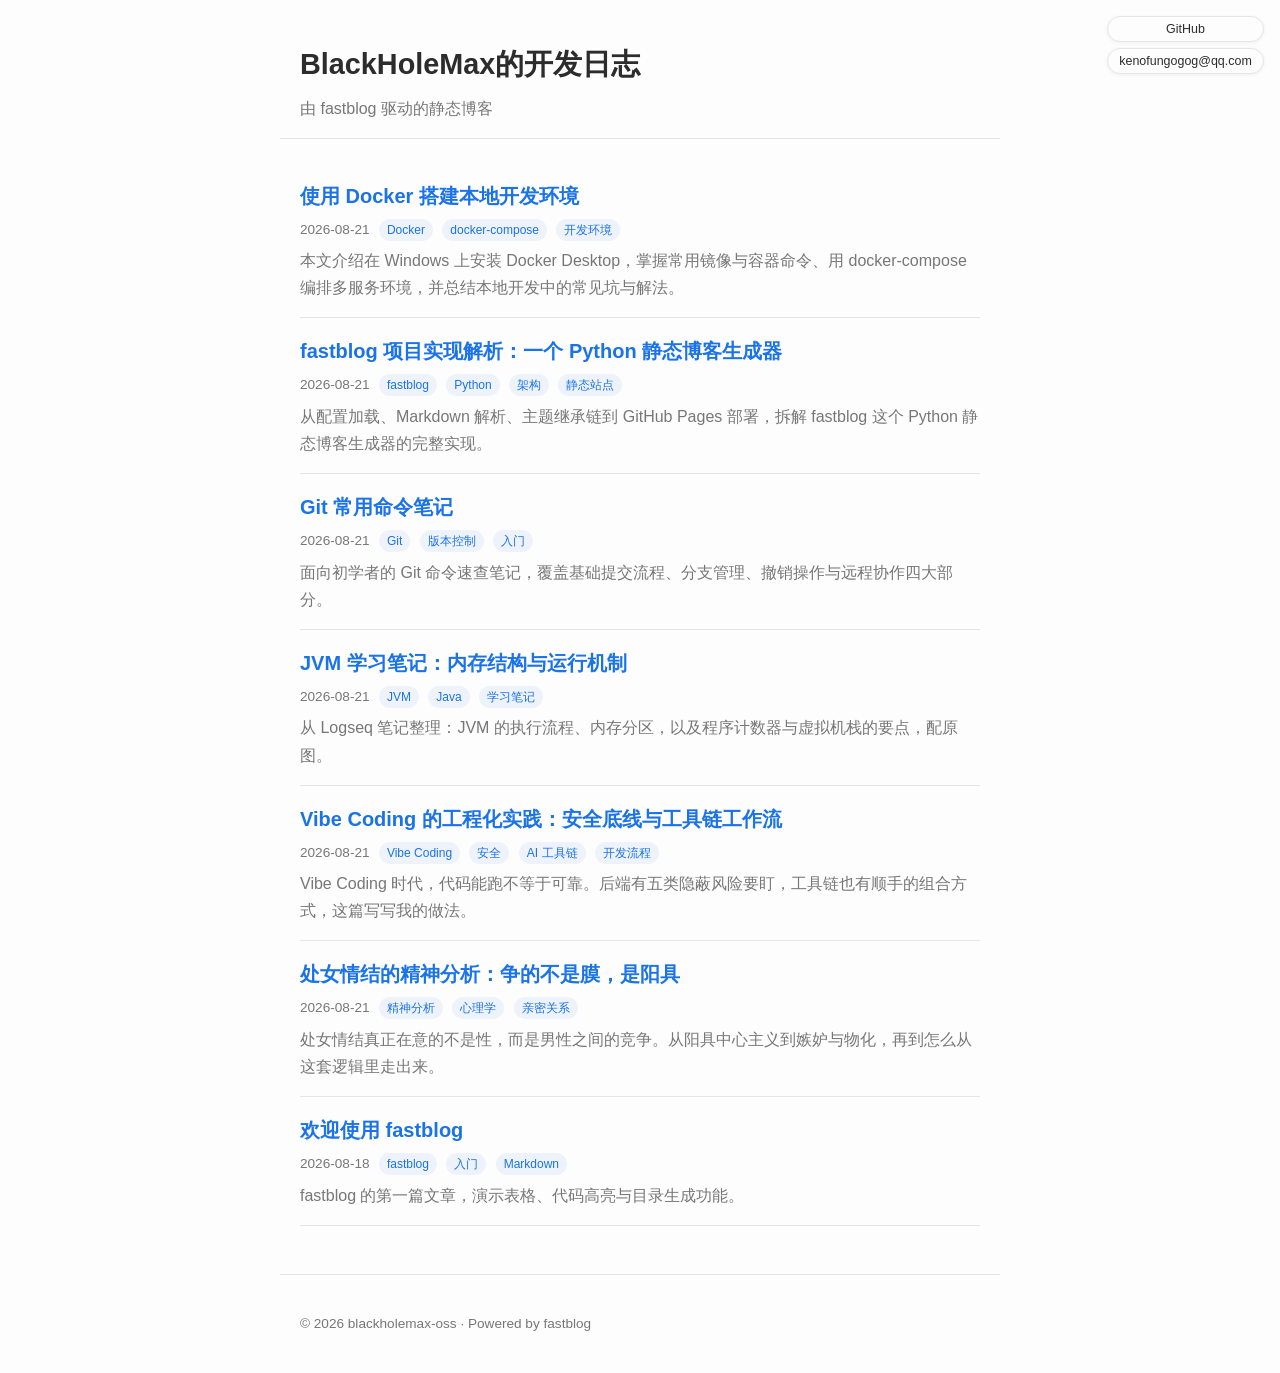
<file: index.html>
<!DOCTYPE html>
<html lang="zh-CN">
<head>
  <meta charset="utf-8">
  <meta name="viewport" content="width=device-width, initial-scale=1">
  <title>BlackHoleMax的开发日志 - 首页</title>
  <meta name="description" content="由 fastblog 驱动的静态博客">
  <link rel="stylesheet" href="/static/css/style.css">
</head>
<body>
  
<nav class="social-links social-links--top-right" aria-label="社交账号">
  <a class="social-link social-link--github" href="https://github.com/blackholemax-oss" target="_blank" rel="noopener noreferrer" aria-label="GitHub">
    <span class="social-link-text">GitHub</span>
  </a>
  <a class="social-link social-link--email" href="mailto:kenofungogog@qq.com" target="_blank" rel="noopener noreferrer" aria-label="kenofungogog@qq.com">
    <span class="social-link-text">kenofungogog@qq.com</span>
  </a>
</nav>

  <header class="site-header">
    <h1 class="site-title"><a href="/index.html">BlackHoleMax的开发日志</a></h1>
    <p class="site-description">由 fastblog 驱动的静态博客</p>
  </header>

  <main class="site-main">
    
<section class="post-list">
  
  <article class="post-item">
    <h2 class="post-item-title">
      <a href="/posts/docker-local-dev-env.html">使用 Docker 搭建本地开发环境</a>
    </h2>
    <p class="post-meta">
      2026-08-21
      
      <span class="tag">Docker</span>
      
      <span class="tag">docker-compose</span>
      
      <span class="tag">开发环境</span>
      
    </p>
    
    <p class="post-summary">本文介绍在 Windows 上安装 Docker Desktop，掌握常用镜像与容器命令、用 docker-compose 编排多服务环境，并总结本地开发中的常见坑与解法。</p>
    
  </article>
  
  <article class="post-item">
    <h2 class="post-item-title">
      <a href="/posts/fastblog-project-impl.html">fastblog 项目实现解析：一个 Python 静态博客生成器</a>
    </h2>
    <p class="post-meta">
      2026-08-21
      
      <span class="tag">fastblog</span>
      
      <span class="tag">Python</span>
      
      <span class="tag">架构</span>
      
      <span class="tag">静态站点</span>
      
    </p>
    
    <p class="post-summary">从配置加载、Markdown 解析、主题继承链到 GitHub Pages 部署，拆解 fastblog 这个 Python 静态博客生成器的完整实现。</p>
    
  </article>
  
  <article class="post-item">
    <h2 class="post-item-title">
      <a href="/posts/git-common-commands.html">Git 常用命令笔记</a>
    </h2>
    <p class="post-meta">
      2026-08-21
      
      <span class="tag">Git</span>
      
      <span class="tag">版本控制</span>
      
      <span class="tag">入门</span>
      
    </p>
    
    <p class="post-summary">面向初学者的 Git 命令速查笔记，覆盖基础提交流程、分支管理、撤销操作与远程协作四大部分。</p>
    
  </article>
  
  <article class="post-item">
    <h2 class="post-item-title">
      <a href="/posts/jvm-notes.html">JVM 学习笔记：内存结构与运行机制</a>
    </h2>
    <p class="post-meta">
      2026-08-21
      
      <span class="tag">JVM</span>
      
      <span class="tag">Java</span>
      
      <span class="tag">学习笔记</span>
      
    </p>
    
    <p class="post-summary">从 Logseq 笔记整理：JVM 的执行流程、内存分区，以及程序计数器与虚拟机栈的要点，配原图。</p>
    
  </article>
  
  <article class="post-item">
    <h2 class="post-item-title">
      <a href="/posts/vibe-coding-practices.html">Vibe Coding 的工程化实践：安全底线与工具链工作流</a>
    </h2>
    <p class="post-meta">
      2026-08-21
      
      <span class="tag">Vibe Coding</span>
      
      <span class="tag">安全</span>
      
      <span class="tag">AI 工具链</span>
      
      <span class="tag">开发流程</span>
      
    </p>
    
    <p class="post-summary">Vibe Coding 时代，代码能跑不等于可靠。后端有五类隐蔽风险要盯，工具链也有顺手的组合方式，这篇写写我的做法。</p>
    
  </article>
  
  <article class="post-item">
    <h2 class="post-item-title">
      <a href="/posts/virginity-complex-psychoanalysis.html">处女情结的精神分析：争的不是膜，是阳具</a>
    </h2>
    <p class="post-meta">
      2026-08-21
      
      <span class="tag">精神分析</span>
      
      <span class="tag">心理学</span>
      
      <span class="tag">亲密关系</span>
      
    </p>
    
    <p class="post-summary">处女情结真正在意的不是性，而是男性之间的竞争。从阳具中心主义到嫉妒与物化，再到怎么从这套逻辑里走出来。</p>
    
  </article>
  
  <article class="post-item">
    <h2 class="post-item-title">
      <a href="/posts/欢迎使用-fastblog.html">欢迎使用 fastblog</a>
    </h2>
    <p class="post-meta">
      2026-08-18
      
      <span class="tag">fastblog</span>
      
      <span class="tag">入门</span>
      
      <span class="tag">Markdown</span>
      
    </p>
    
    <p class="post-summary">fastblog 的第一篇文章，演示表格、代码高亮与目录生成功能。</p>
    
  </article>
  
</section>

  </main>

  <footer class="site-footer">
    
    <p>&copy; 2026 blackholemax-oss · Powered by fastblog</p>
  </footer>
</body>
</html>
</file>
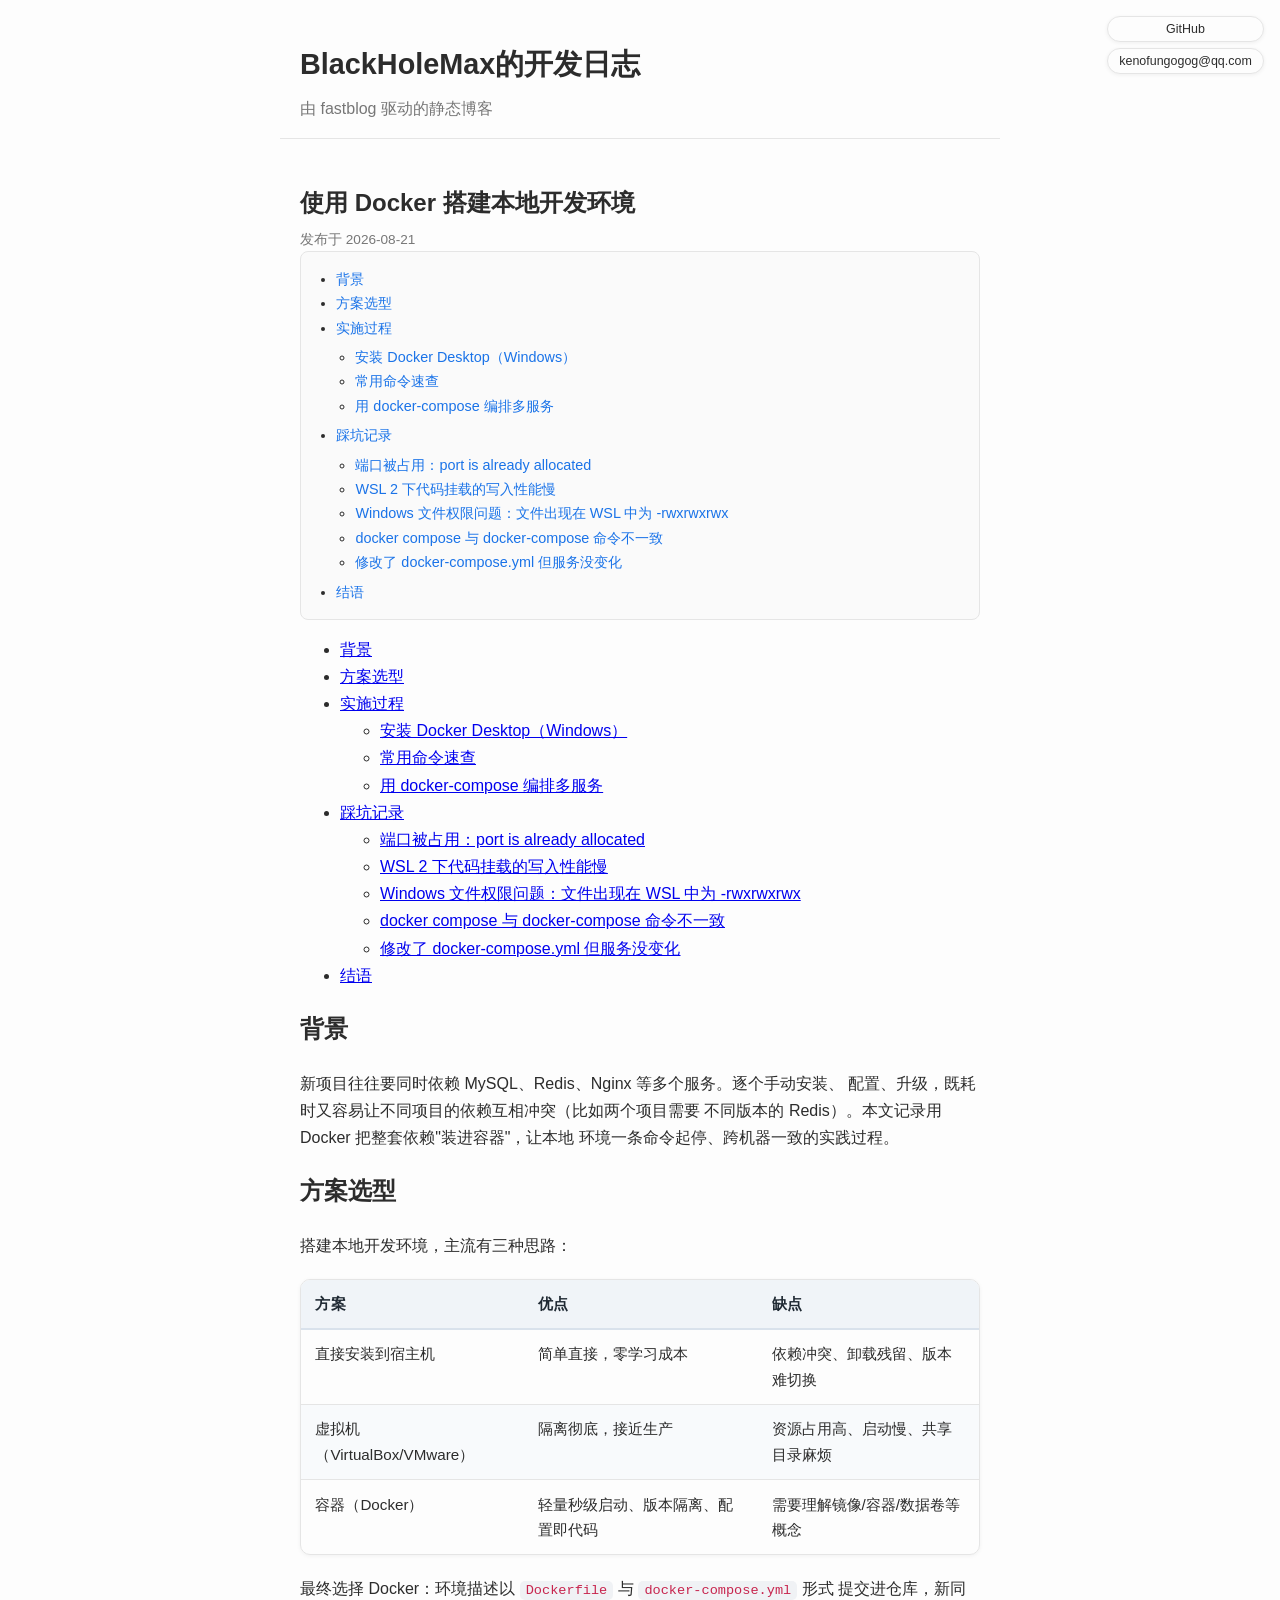
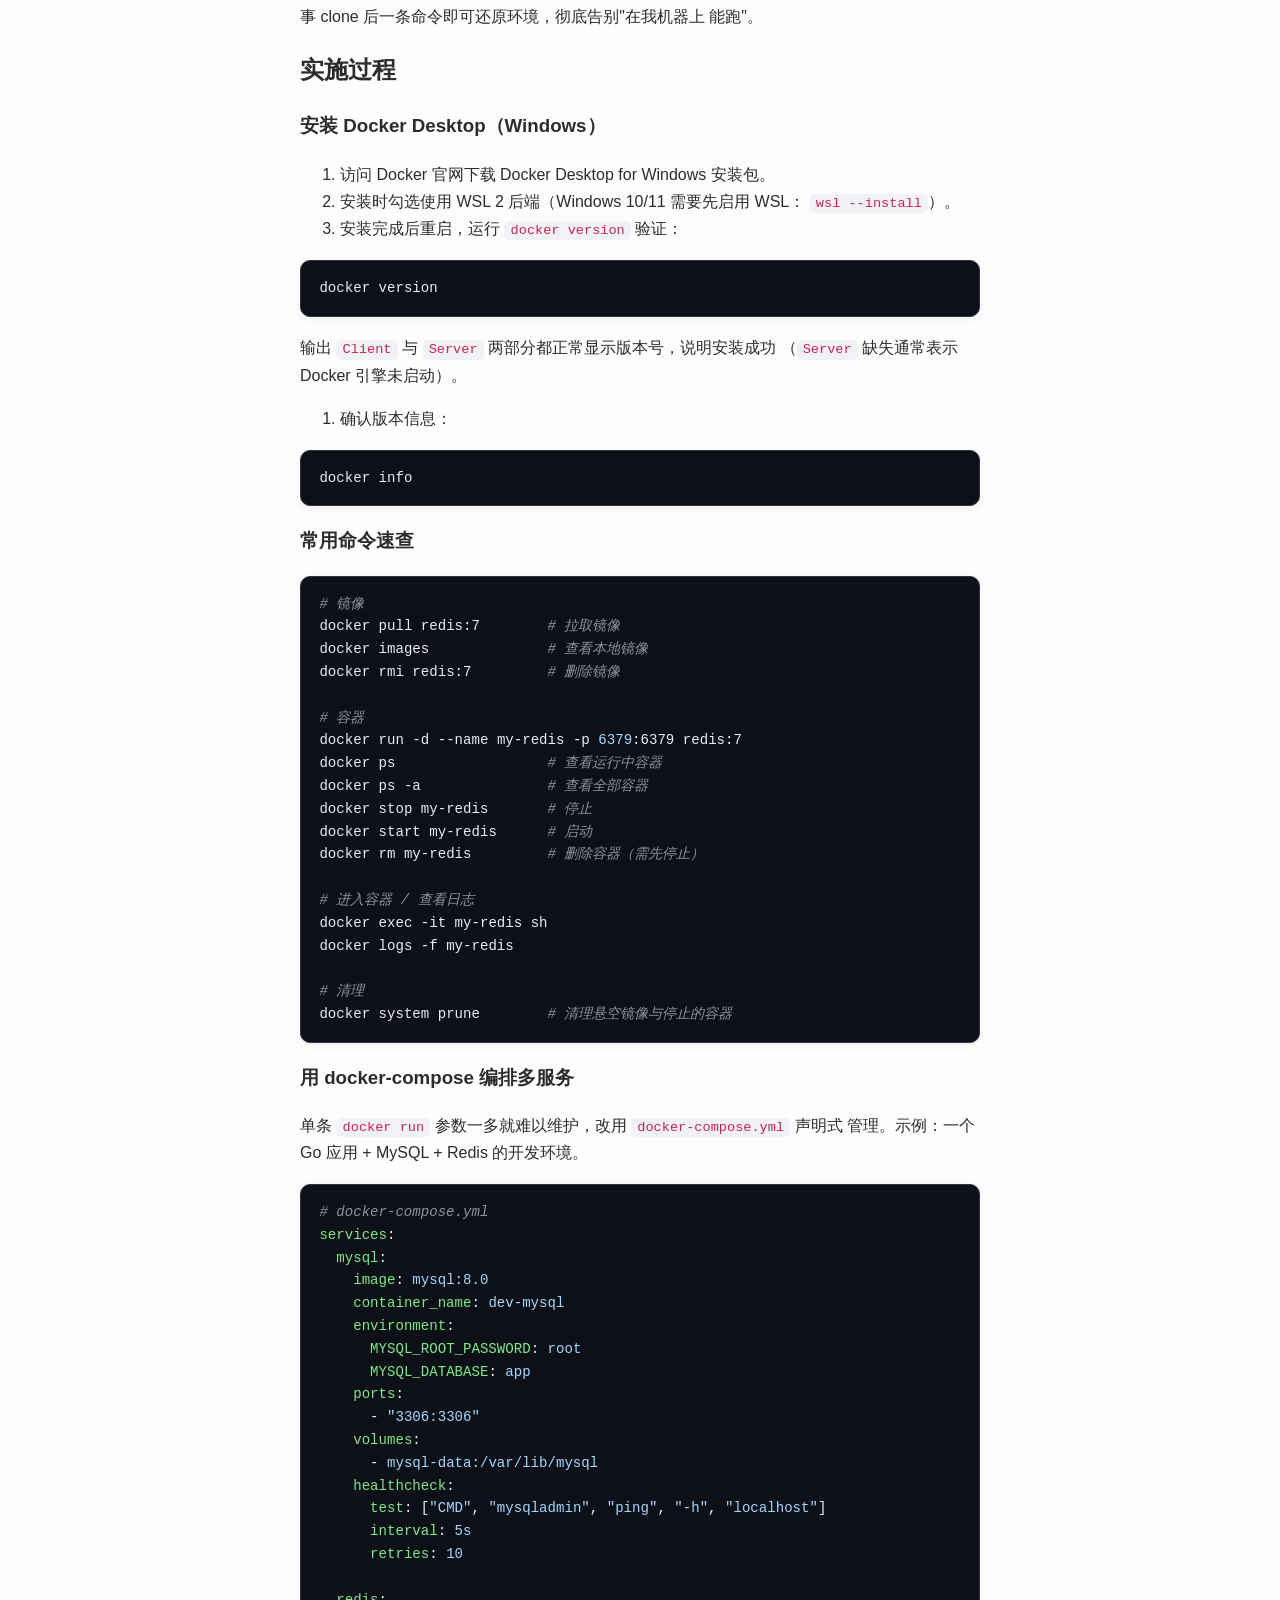
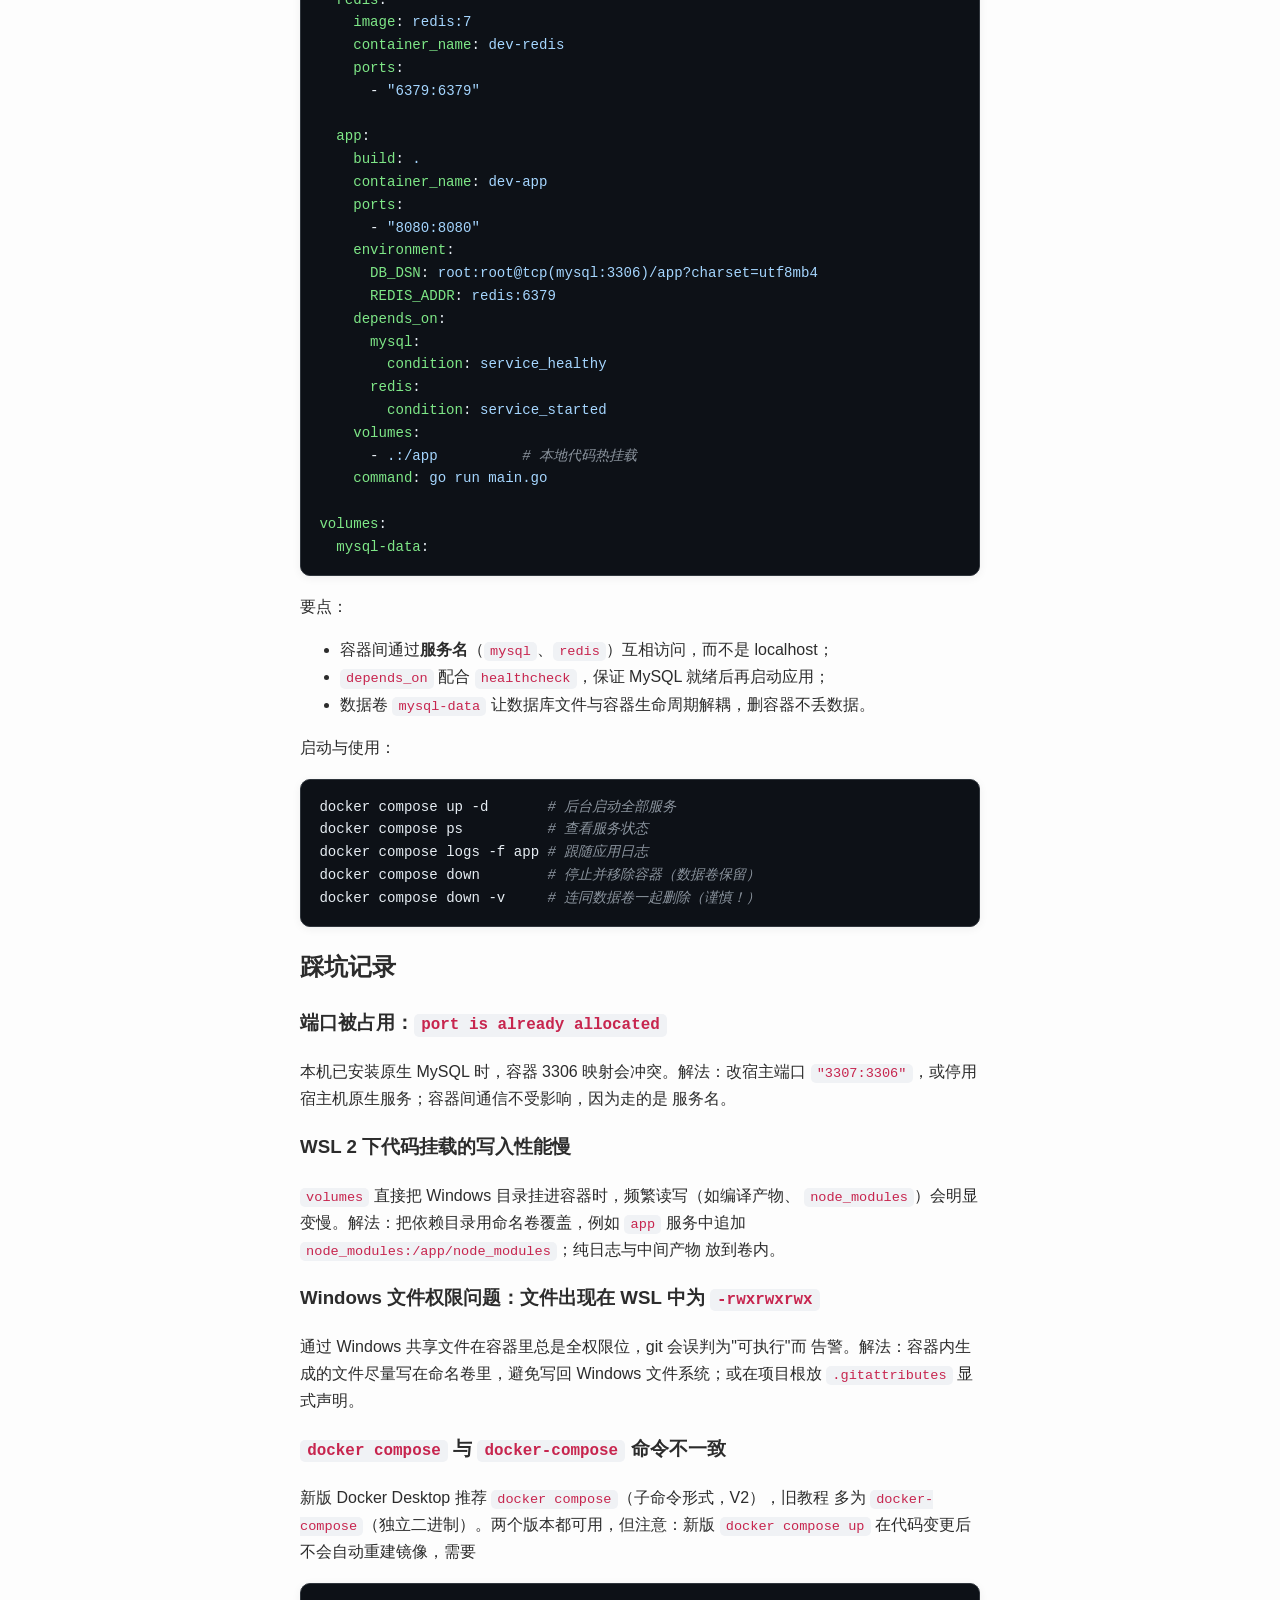
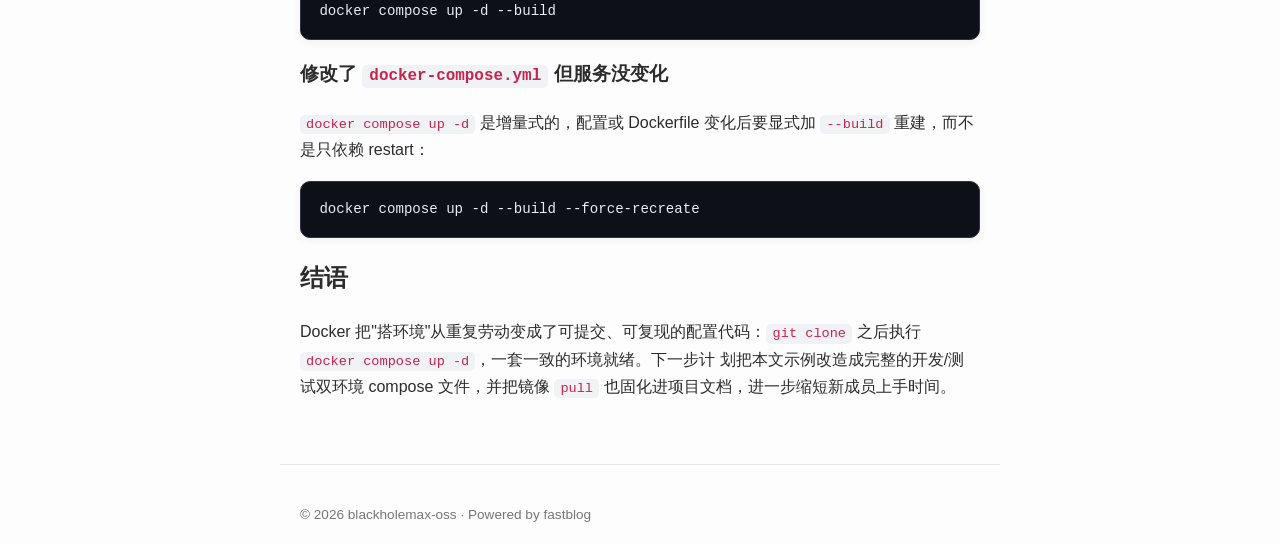
<file: posts/docker-local-dev-env.html>
<!DOCTYPE html>
<html lang="zh-CN">
<head>
  <meta charset="utf-8">
  <meta name="viewport" content="width=device-width, initial-scale=1">
  <title>使用 Docker 搭建本地开发环境 - BlackHoleMax的开发日志</title>
  <meta name="description" content="由 fastblog 驱动的静态博客">
  <link rel="stylesheet" href="/static/css/style.css">
</head>
<body>
  
<nav class="social-links social-links--top-right" aria-label="社交账号">
  <a class="social-link social-link--github" href="https://github.com/blackholemax-oss" target="_blank" rel="noopener noreferrer" aria-label="GitHub">
    <span class="social-link-text">GitHub</span>
  </a>
  <a class="social-link social-link--email" href="mailto:kenofungogog@qq.com" target="_blank" rel="noopener noreferrer" aria-label="kenofungogog@qq.com">
    <span class="social-link-text">kenofungogog@qq.com</span>
  </a>
</nav>

  <header class="site-header">
    <h1 class="site-title"><a href="/index.html">BlackHoleMax的开发日志</a></h1>
    <p class="site-description">由 fastblog 驱动的静态博客</p>
  </header>

  <main class="site-main">
    
<article class="post">
  <h1 class="post-title">使用 Docker 搭建本地开发环境</h1>
  <p class="post-meta">发布于 2026-08-21</p>
  
  <nav class="post-toc"><div class="toc">
<ul>
<li><a href="#_1">背景</a></li>
<li><a href="#_2">方案选型</a></li>
<li><a href="#_3">实施过程</a><ul>
<li><a href="#docker-desktopwindows">安装 Docker Desktop（Windows）</a></li>
<li><a href="#_4">常用命令速查</a></li>
<li><a href="#docker-compose">用 docker-compose 编排多服务</a></li>
</ul>
</li>
<li><a href="#_5">踩坑记录</a><ul>
<li><a href="#port-is-already-allocated">端口被占用：port is already allocated</a></li>
<li><a href="#wsl-2">WSL 2 下代码挂载的写入性能慢</a></li>
<li><a href="#windows-wsl-rwxrwxrwx">Windows 文件权限问题：文件出现在 WSL 中为 -rwxrwxrwx</a></li>
<li><a href="#docker-compose-docker-compose">docker compose 与 docker-compose 命令不一致</a></li>
<li><a href="#docker-composeyml">修改了 docker-compose.yml 但服务没变化</a></li>
</ul>
</li>
<li><a href="#_6">结语</a></li>
</ul>
</div>
</nav>
  
  <div class="post-content">
    <div class="toc">
<ul>
<li><a href="#_1">背景</a></li>
<li><a href="#_2">方案选型</a></li>
<li><a href="#_3">实施过程</a><ul>
<li><a href="#docker-desktopwindows">安装 Docker Desktop（Windows）</a></li>
<li><a href="#_4">常用命令速查</a></li>
<li><a href="#docker-compose">用 docker-compose 编排多服务</a></li>
</ul>
</li>
<li><a href="#_5">踩坑记录</a><ul>
<li><a href="#port-is-already-allocated">端口被占用：port is already allocated</a></li>
<li><a href="#wsl-2">WSL 2 下代码挂载的写入性能慢</a></li>
<li><a href="#windows-wsl-rwxrwxrwx">Windows 文件权限问题：文件出现在 WSL 中为 -rwxrwxrwx</a></li>
<li><a href="#docker-compose-docker-compose">docker compose 与 docker-compose 命令不一致</a></li>
<li><a href="#docker-composeyml">修改了 docker-compose.yml 但服务没变化</a></li>
</ul>
</li>
<li><a href="#_6">结语</a></li>
</ul>
</div>
<h2 id="_1">背景</h2>
<p>新项目往往要同时依赖 MySQL、Redis、Nginx 等多个服务。逐个手动安装、
配置、升级，既耗时又容易让不同项目的依赖互相冲突（比如两个项目需要
不同版本的 Redis）。本文记录用 Docker 把整套依赖"装进容器"，让本地
环境一条命令起停、跨机器一致的实践过程。</p>
<h2 id="_2">方案选型</h2>
<p>搭建本地开发环境，主流有三种思路：</p>
<table>
<thead>
<tr>
<th>方案</th>
<th>优点</th>
<th>缺点</th>
</tr>
</thead>
<tbody>
<tr>
<td>直接安装到宿主机</td>
<td>简单直接，零学习成本</td>
<td>依赖冲突、卸载残留、版本难切换</td>
</tr>
<tr>
<td>虚拟机（VirtualBox/VMware）</td>
<td>隔离彻底，接近生产</td>
<td>资源占用高、启动慢、共享目录麻烦</td>
</tr>
<tr>
<td>容器（Docker）</td>
<td>轻量秒级启动、版本隔离、配置即代码</td>
<td>需要理解镜像/容器/数据卷等概念</td>
</tr>
</tbody>
</table>
<p>最终选择 Docker：环境描述以 <code>Dockerfile</code> 与 <code>docker-compose.yml</code> 形式
提交进仓库，新同事 clone 后一条命令即可还原环境，彻底告别"在我机器上
能跑"。</p>
<h2 id="_3">实施过程</h2>
<h3 id="docker-desktopwindows">安装 Docker Desktop（Windows）</h3>
<ol>
<li>访问 Docker 官网下载 Docker Desktop for Windows 安装包。</li>
<li>安装时勾选使用 WSL 2 后端（Windows 10/11 需要先启用 WSL：
   <code>wsl --install</code>）。</li>
<li>安装完成后重启，运行 <code>docker version</code> 验证：</li>
</ol>
<div class="highlight"><pre><span></span><code><span class="n">docker</span> <span class="n">version</span>
</code></pre></div>

<p>输出 <code>Client</code> 与 <code>Server</code> 两部分都正常显示版本号，说明安装成功
（<code>Server</code> 缺失通常表示 Docker 引擎未启动）。</p>
<ol>
<li>确认版本信息：</li>
</ol>
<div class="highlight"><pre><span></span><code>docker<span class="w"> </span>info
</code></pre></div>

<h3 id="_4">常用命令速查</h3>
<div class="highlight"><pre><span></span><code><span class="c1"># 镜像</span>
docker<span class="w"> </span>pull<span class="w"> </span>redis:7<span class="w">        </span><span class="c1"># 拉取镜像</span>
docker<span class="w"> </span>images<span class="w">              </span><span class="c1"># 查看本地镜像</span>
docker<span class="w"> </span>rmi<span class="w"> </span>redis:7<span class="w">         </span><span class="c1"># 删除镜像</span>

<span class="c1"># 容器</span>
docker<span class="w"> </span>run<span class="w"> </span>-d<span class="w"> </span>--name<span class="w"> </span>my-redis<span class="w"> </span>-p<span class="w"> </span><span class="m">6379</span>:6379<span class="w"> </span>redis:7
docker<span class="w"> </span>ps<span class="w">                  </span><span class="c1"># 查看运行中容器</span>
docker<span class="w"> </span>ps<span class="w"> </span>-a<span class="w">               </span><span class="c1"># 查看全部容器</span>
docker<span class="w"> </span>stop<span class="w"> </span>my-redis<span class="w">       </span><span class="c1"># 停止</span>
docker<span class="w"> </span>start<span class="w"> </span>my-redis<span class="w">      </span><span class="c1"># 启动</span>
docker<span class="w"> </span>rm<span class="w"> </span>my-redis<span class="w">         </span><span class="c1"># 删除容器（需先停止）</span>

<span class="c1"># 进入容器 / 查看日志</span>
docker<span class="w"> </span><span class="nb">exec</span><span class="w"> </span>-it<span class="w"> </span>my-redis<span class="w"> </span>sh
docker<span class="w"> </span>logs<span class="w"> </span>-f<span class="w"> </span>my-redis

<span class="c1"># 清理</span>
docker<span class="w"> </span>system<span class="w"> </span>prune<span class="w">        </span><span class="c1"># 清理悬空镜像与停止的容器</span>
</code></pre></div>

<h3 id="docker-compose">用 docker-compose 编排多服务</h3>
<p>单条 <code>docker run</code> 参数一多就难以维护，改用 <code>docker-compose.yml</code> 声明式
管理。示例：一个 Go 应用 + MySQL + Redis 的开发环境。</p>
<div class="highlight"><pre><span></span><code><span class="c1"># docker-compose.yml</span>
<span class="nt">services</span><span class="p">:</span>
<span class="w">  </span><span class="nt">mysql</span><span class="p">:</span>
<span class="w">    </span><span class="nt">image</span><span class="p">:</span><span class="w"> </span><span class="l l-Scalar l-Scalar-Plain">mysql:8.0</span>
<span class="w">    </span><span class="nt">container_name</span><span class="p">:</span><span class="w"> </span><span class="l l-Scalar l-Scalar-Plain">dev-mysql</span>
<span class="w">    </span><span class="nt">environment</span><span class="p">:</span>
<span class="w">      </span><span class="nt">MYSQL_ROOT_PASSWORD</span><span class="p">:</span><span class="w"> </span><span class="l l-Scalar l-Scalar-Plain">root</span>
<span class="w">      </span><span class="nt">MYSQL_DATABASE</span><span class="p">:</span><span class="w"> </span><span class="l l-Scalar l-Scalar-Plain">app</span>
<span class="w">    </span><span class="nt">ports</span><span class="p">:</span>
<span class="w">      </span><span class="p p-Indicator">-</span><span class="w"> </span><span class="s">"3306:3306"</span>
<span class="w">    </span><span class="nt">volumes</span><span class="p">:</span>
<span class="w">      </span><span class="p p-Indicator">-</span><span class="w"> </span><span class="l l-Scalar l-Scalar-Plain">mysql-data:/var/lib/mysql</span>
<span class="w">    </span><span class="nt">healthcheck</span><span class="p">:</span>
<span class="w">      </span><span class="nt">test</span><span class="p">:</span><span class="w"> </span><span class="p p-Indicator">[</span><span class="s">"CMD"</span><span class="p p-Indicator">,</span><span class="w"> </span><span class="s">"mysqladmin"</span><span class="p p-Indicator">,</span><span class="w"> </span><span class="s">"ping"</span><span class="p p-Indicator">,</span><span class="w"> </span><span class="s">"-h"</span><span class="p p-Indicator">,</span><span class="w"> </span><span class="s">"localhost"</span><span class="p p-Indicator">]</span>
<span class="w">      </span><span class="nt">interval</span><span class="p">:</span><span class="w"> </span><span class="l l-Scalar l-Scalar-Plain">5s</span>
<span class="w">      </span><span class="nt">retries</span><span class="p">:</span><span class="w"> </span><span class="l l-Scalar l-Scalar-Plain">10</span>

<span class="w">  </span><span class="nt">redis</span><span class="p">:</span>
<span class="w">    </span><span class="nt">image</span><span class="p">:</span><span class="w"> </span><span class="l l-Scalar l-Scalar-Plain">redis:7</span>
<span class="w">    </span><span class="nt">container_name</span><span class="p">:</span><span class="w"> </span><span class="l l-Scalar l-Scalar-Plain">dev-redis</span>
<span class="w">    </span><span class="nt">ports</span><span class="p">:</span>
<span class="w">      </span><span class="p p-Indicator">-</span><span class="w"> </span><span class="s">"6379:6379"</span>

<span class="w">  </span><span class="nt">app</span><span class="p">:</span>
<span class="w">    </span><span class="nt">build</span><span class="p">:</span><span class="w"> </span><span class="l l-Scalar l-Scalar-Plain">.</span>
<span class="w">    </span><span class="nt">container_name</span><span class="p">:</span><span class="w"> </span><span class="l l-Scalar l-Scalar-Plain">dev-app</span>
<span class="w">    </span><span class="nt">ports</span><span class="p">:</span>
<span class="w">      </span><span class="p p-Indicator">-</span><span class="w"> </span><span class="s">"8080:8080"</span>
<span class="w">    </span><span class="nt">environment</span><span class="p">:</span>
<span class="w">      </span><span class="nt">DB_DSN</span><span class="p">:</span><span class="w"> </span><span class="l l-Scalar l-Scalar-Plain">root:root@tcp(mysql:3306)/app?charset=utf8mb4</span>
<span class="w">      </span><span class="nt">REDIS_ADDR</span><span class="p">:</span><span class="w"> </span><span class="l l-Scalar l-Scalar-Plain">redis:6379</span>
<span class="w">    </span><span class="nt">depends_on</span><span class="p">:</span>
<span class="w">      </span><span class="nt">mysql</span><span class="p">:</span>
<span class="w">        </span><span class="nt">condition</span><span class="p">:</span><span class="w"> </span><span class="l l-Scalar l-Scalar-Plain">service_healthy</span>
<span class="w">      </span><span class="nt">redis</span><span class="p">:</span>
<span class="w">        </span><span class="nt">condition</span><span class="p">:</span><span class="w"> </span><span class="l l-Scalar l-Scalar-Plain">service_started</span>
<span class="w">    </span><span class="nt">volumes</span><span class="p">:</span>
<span class="w">      </span><span class="p p-Indicator">-</span><span class="w"> </span><span class="l l-Scalar l-Scalar-Plain">.:/app</span><span class="w">          </span><span class="c1"># 本地代码热挂载</span>
<span class="w">    </span><span class="nt">command</span><span class="p">:</span><span class="w"> </span><span class="l l-Scalar l-Scalar-Plain">go run main.go</span>

<span class="nt">volumes</span><span class="p">:</span>
<span class="w">  </span><span class="nt">mysql-data</span><span class="p">:</span>
</code></pre></div>

<p>要点：</p>
<ul>
<li>容器间通过<strong>服务名</strong>（<code>mysql</code>、<code>redis</code>）互相访问，而不是 localhost；</li>
<li><code>depends_on</code> 配合 <code>healthcheck</code>，保证 MySQL 就绪后再启动应用；</li>
<li>数据卷 <code>mysql-data</code> 让数据库文件与容器生命周期解耦，删容器不丢数据。</li>
</ul>
<p>启动与使用：</p>
<div class="highlight"><pre><span></span><code>docker<span class="w"> </span>compose<span class="w"> </span>up<span class="w"> </span>-d<span class="w">       </span><span class="c1"># 后台启动全部服务</span>
docker<span class="w"> </span>compose<span class="w"> </span>ps<span class="w">          </span><span class="c1"># 查看服务状态</span>
docker<span class="w"> </span>compose<span class="w"> </span>logs<span class="w"> </span>-f<span class="w"> </span>app<span class="w"> </span><span class="c1"># 跟随应用日志</span>
docker<span class="w"> </span>compose<span class="w"> </span>down<span class="w">        </span><span class="c1"># 停止并移除容器（数据卷保留）</span>
docker<span class="w"> </span>compose<span class="w"> </span>down<span class="w"> </span>-v<span class="w">     </span><span class="c1"># 连同数据卷一起删除（谨慎！）</span>
</code></pre></div>

<h2 id="_5">踩坑记录</h2>
<h3 id="port-is-already-allocated">端口被占用：<code>port is already allocated</code></h3>
<p>本机已安装原生 MySQL 时，容器 3306 映射会冲突。解法：改宿主端口
<code>"3307:3306"</code>，或停用宿主机原生服务；容器间通信不受影响，因为走的是
服务名。</p>
<h3 id="wsl-2">WSL 2 下代码挂载的写入性能慢</h3>
<p><code>volumes</code> 直接把 Windows 目录挂进容器时，频繁读写（如编译产物、
<code>node_modules</code>）会明显变慢。解法：把依赖目录用命名卷覆盖，例如
<code>app</code> 服务中追加 <code>node_modules:/app/node_modules</code>；纯日志与中间产物
放到卷内。</p>
<h3 id="windows-wsl-rwxrwxrwx">Windows 文件权限问题：文件出现在 WSL 中为 <code>-rwxrwxrwx</code></h3>
<p>通过 Windows 共享文件在容器里总是全权限位，git 会误判为"可执行"而
告警。解法：容器内生成的文件尽量写在命名卷里，避免写回 Windows
文件系统；或在项目根放 <code>.gitattributes</code> 显式声明。</p>
<h3 id="docker-compose-docker-compose"><code>docker compose</code> 与 <code>docker-compose</code> 命令不一致</h3>
<p>新版 Docker Desktop 推荐 <code>docker compose</code>（子命令形式，V2），旧教程
多为 <code>docker-compose</code>（独立二进制）。两个版本都可用，但注意：新版
<code>docker compose up</code> 在代码变更后不会自动重建镜像，需要</p>
<div class="highlight"><pre><span></span><code>docker<span class="w"> </span>compose<span class="w"> </span>up<span class="w"> </span>-d<span class="w"> </span>--build
</code></pre></div>

<h3 id="docker-composeyml">修改了 <code>docker-compose.yml</code> 但服务没变化</h3>
<p><code>docker compose up -d</code> 是增量式的，配置或 Dockerfile 变化后要显式加
<code>--build</code> 重建，而不是只依赖 restart：</p>
<div class="highlight"><pre><span></span><code>docker<span class="w"> </span>compose<span class="w"> </span>up<span class="w"> </span>-d<span class="w"> </span>--build<span class="w"> </span>--force-recreate
</code></pre></div>

<h2 id="_6">结语</h2>
<p>Docker 把"搭环境"从重复劳动变成了可提交、可复现的配置代码：<code>git
clone</code> 之后执行 <code>docker compose up -d</code>，一套一致的环境就绪。下一步计
划把本文示例改造成完整的开发/测试双环境 compose 文件，并把镜像
<code>pull</code> 也固化进项目文档，进一步缩短新成员上手时间。</p>
  </div>
</article>

  </main>

  <footer class="site-footer">
    
    <p>&copy; 2026 blackholemax-oss · Powered by fastblog</p>
  </footer>
</body>
</html>
</file>
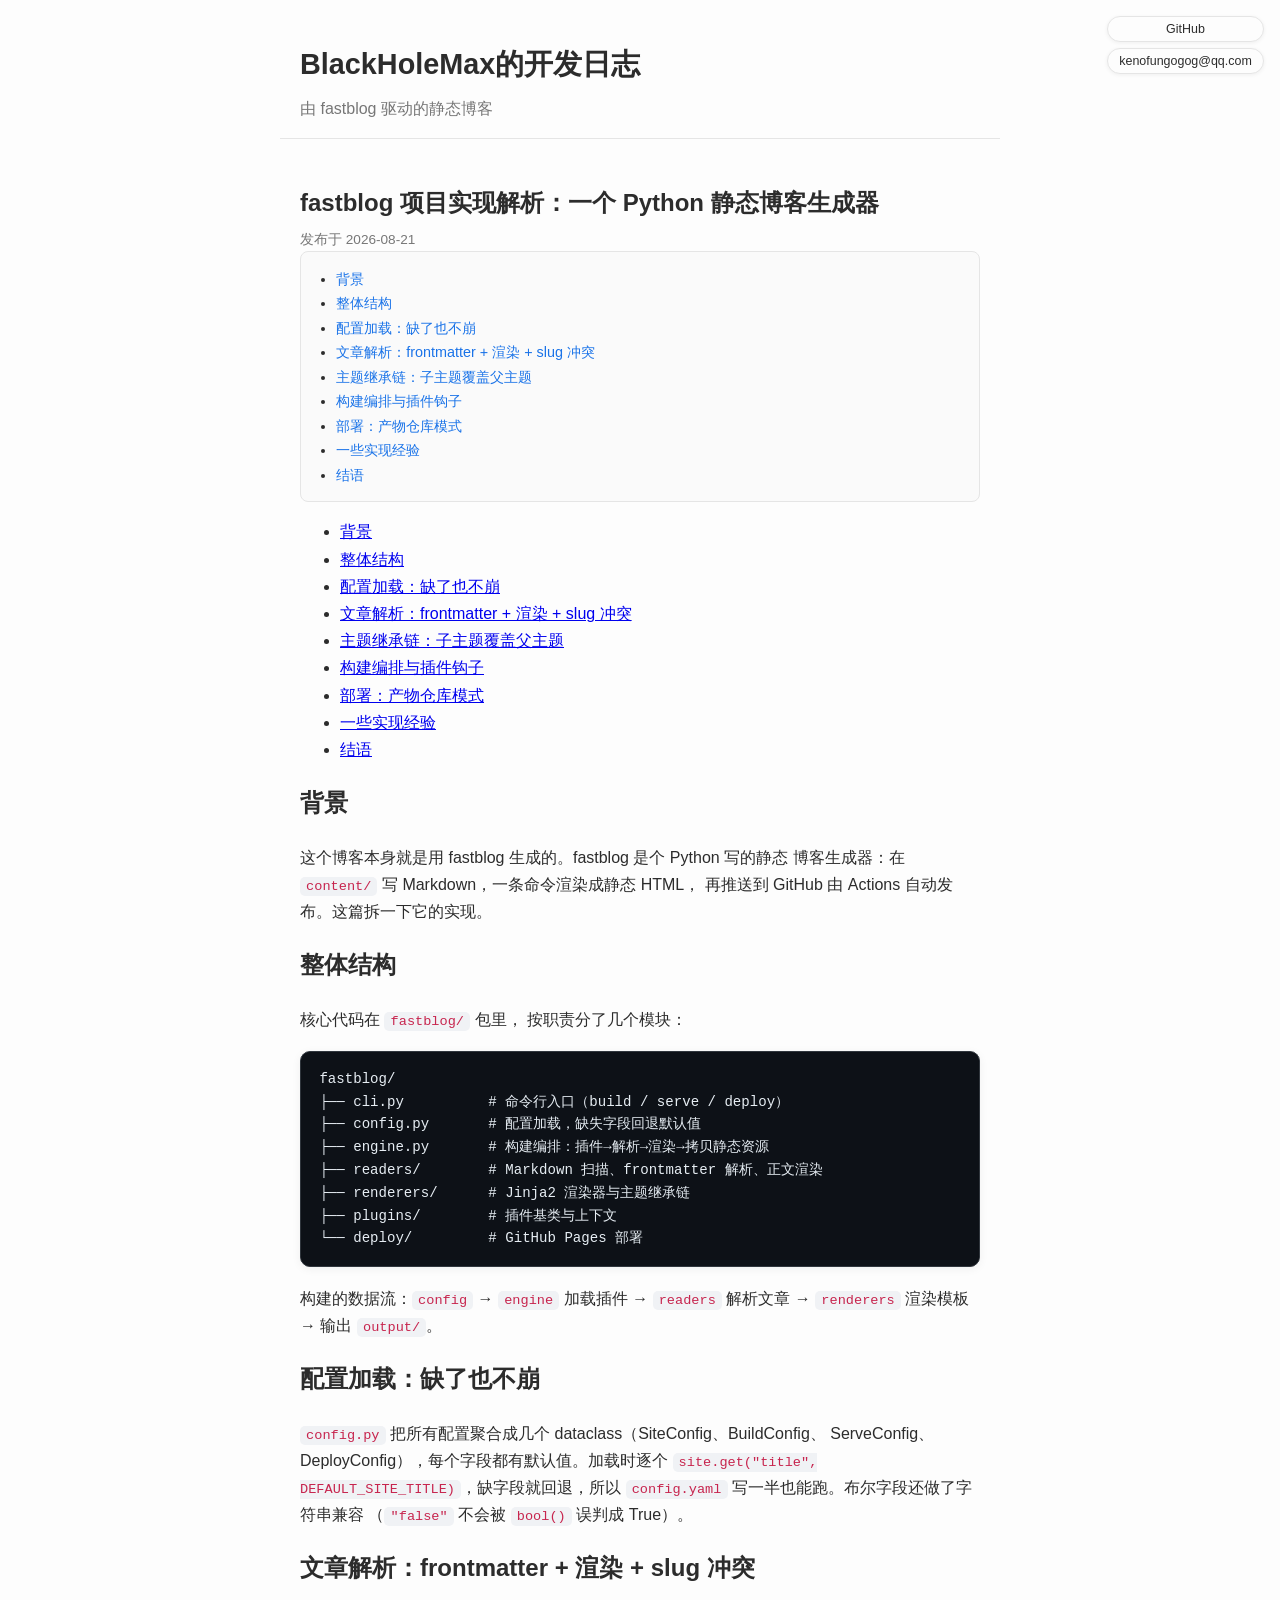
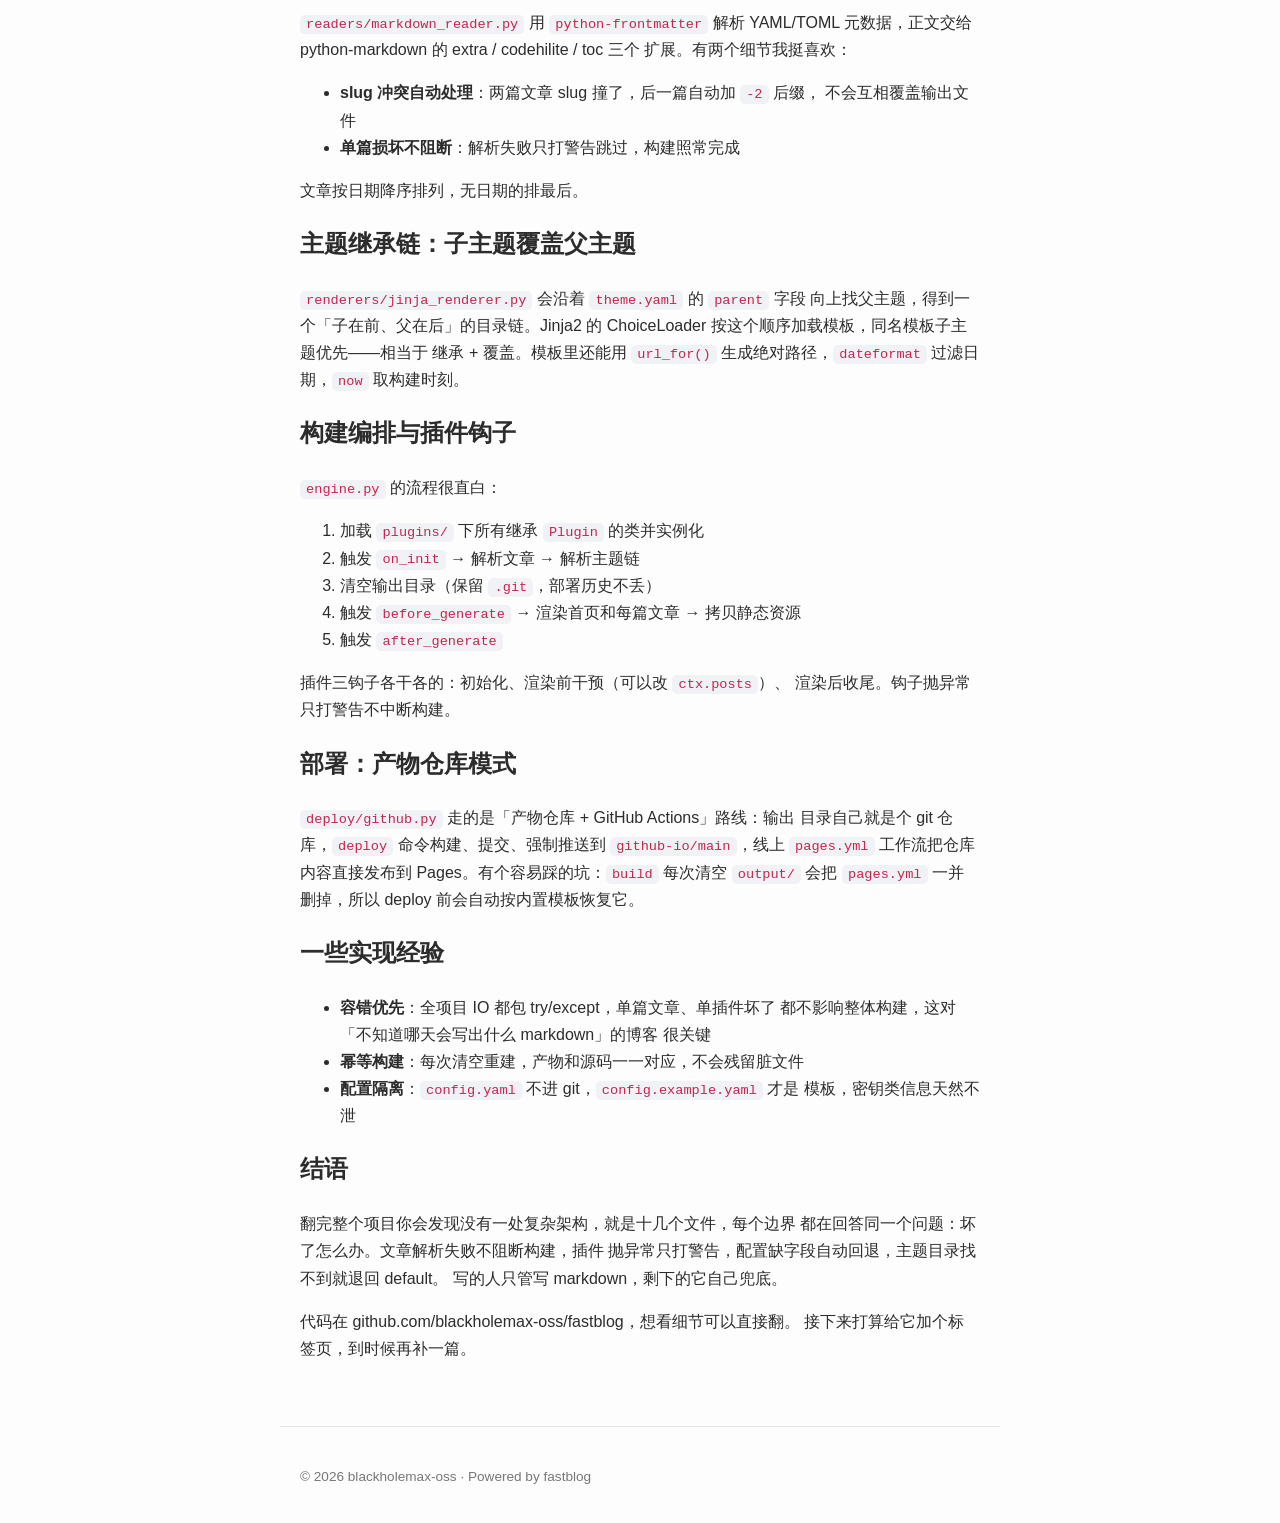
<file: posts/fastblog-project-impl.html>
<!DOCTYPE html>
<html lang="zh-CN">
<head>
  <meta charset="utf-8">
  <meta name="viewport" content="width=device-width, initial-scale=1">
  <title>fastblog 项目实现解析：一个 Python 静态博客生成器 - BlackHoleMax的开发日志</title>
  <meta name="description" content="由 fastblog 驱动的静态博客">
  <link rel="stylesheet" href="/static/css/style.css">
</head>
<body>
  
<nav class="social-links social-links--top-right" aria-label="社交账号">
  <a class="social-link social-link--github" href="https://github.com/blackholemax-oss" target="_blank" rel="noopener noreferrer" aria-label="GitHub">
    <span class="social-link-text">GitHub</span>
  </a>
  <a class="social-link social-link--email" href="mailto:kenofungogog@qq.com" target="_blank" rel="noopener noreferrer" aria-label="kenofungogog@qq.com">
    <span class="social-link-text">kenofungogog@qq.com</span>
  </a>
</nav>

  <header class="site-header">
    <h1 class="site-title"><a href="/index.html">BlackHoleMax的开发日志</a></h1>
    <p class="site-description">由 fastblog 驱动的静态博客</p>
  </header>

  <main class="site-main">
    
<article class="post">
  <h1 class="post-title">fastblog 项目实现解析：一个 Python 静态博客生成器</h1>
  <p class="post-meta">发布于 2026-08-21</p>
  
  <nav class="post-toc"><div class="toc">
<ul>
<li><a href="#_1">背景</a></li>
<li><a href="#_2">整体结构</a></li>
<li><a href="#_3">配置加载：缺了也不崩</a></li>
<li><a href="#frontmatter-slug">文章解析：frontmatter + 渲染 + slug 冲突</a></li>
<li><a href="#_4">主题继承链：子主题覆盖父主题</a></li>
<li><a href="#_5">构建编排与插件钩子</a></li>
<li><a href="#_6">部署：产物仓库模式</a></li>
<li><a href="#_7">一些实现经验</a></li>
<li><a href="#_8">结语</a></li>
</ul>
</div>
</nav>
  
  <div class="post-content">
    <div class="toc">
<ul>
<li><a href="#_1">背景</a></li>
<li><a href="#_2">整体结构</a></li>
<li><a href="#_3">配置加载：缺了也不崩</a></li>
<li><a href="#frontmatter-slug">文章解析：frontmatter + 渲染 + slug 冲突</a></li>
<li><a href="#_4">主题继承链：子主题覆盖父主题</a></li>
<li><a href="#_5">构建编排与插件钩子</a></li>
<li><a href="#_6">部署：产物仓库模式</a></li>
<li><a href="#_7">一些实现经验</a></li>
<li><a href="#_8">结语</a></li>
</ul>
</div>
<h2 id="_1">背景</h2>
<p>这个博客本身就是用 fastblog 生成的。fastblog 是个 Python 写的静态
博客生成器：在 <code>content/</code> 写 Markdown，一条命令渲染成静态 HTML，
再推送到 GitHub 由 Actions 自动发布。这篇拆一下它的实现。</p>
<h2 id="_2">整体结构</h2>
<p>核心代码在 <code>fastblog/</code> 包里，
按职责分了几个模块：</p>
<div class="highlight"><pre><span></span><code>fastblog/
├── cli.py          # 命令行入口（build / serve / deploy）
├── config.py       # 配置加载，缺失字段回退默认值
├── engine.py       # 构建编排：插件→解析→渲染→拷贝静态资源
├── readers/        # Markdown 扫描、frontmatter 解析、正文渲染
├── renderers/      # Jinja2 渲染器与主题继承链
├── plugins/        # 插件基类与上下文
└── deploy/         # GitHub Pages 部署
</code></pre></div>

<p>构建的数据流：<code>config</code> → <code>engine</code> 加载插件 → <code>readers</code> 解析文章 →
<code>renderers</code> 渲染模板 → 输出 <code>output/</code>。</p>
<h2 id="_3">配置加载：缺了也不崩</h2>
<p><code>config.py</code> 把所有配置聚合成几个 dataclass（SiteConfig、BuildConfig、
ServeConfig、DeployConfig），每个字段都有默认值。加载时逐个
<code>site.get("title", DEFAULT_SITE_TITLE)</code>，缺字段就回退，所以
<code>config.yaml</code> 写一半也能跑。布尔字段还做了字符串兼容
（<code>"false"</code> 不会被 <code>bool()</code> 误判成 True）。</p>
<h2 id="frontmatter-slug">文章解析：frontmatter + 渲染 + slug 冲突</h2>
<p><code>readers/markdown_reader.py</code> 用 <code>python-frontmatter</code> 解析 YAML/TOML
元数据，正文交给 python-markdown 的 extra / codehilite / toc 三个
扩展。有两个细节我挺喜欢：</p>
<ul>
<li><strong>slug 冲突自动处理</strong>：两篇文章 slug 撞了，后一篇自动加 <code>-2</code> 后缀，
  不会互相覆盖输出文件</li>
<li><strong>单篇损坏不阻断</strong>：解析失败只打警告跳过，构建照常完成</li>
</ul>
<p>文章按日期降序排列，无日期的排最后。</p>
<h2 id="_4">主题继承链：子主题覆盖父主题</h2>
<p><code>renderers/jinja_renderer.py</code> 会沿着 <code>theme.yaml</code> 的 <code>parent</code> 字段
向上找父主题，得到一个「子在前、父在后」的目录链。Jinja2 的
ChoiceLoader 按这个顺序加载模板，同名模板子主题优先——相当于
继承 + 覆盖。模板里还能用 <code>url_for()</code> 生成绝对路径，<code>dateformat</code>
过滤日期，<code>now</code> 取构建时刻。</p>
<h2 id="_5">构建编排与插件钩子</h2>
<p><code>engine.py</code> 的流程很直白：</p>
<ol>
<li>加载 <code>plugins/</code> 下所有继承 <code>Plugin</code> 的类并实例化</li>
<li>触发 <code>on_init</code> → 解析文章 → 解析主题链</li>
<li>清空输出目录（保留 <code>.git</code>，部署历史不丢）</li>
<li>触发 <code>before_generate</code> → 渲染首页和每篇文章 → 拷贝静态资源</li>
<li>触发 <code>after_generate</code></li>
</ol>
<p>插件三钩子各干各的：初始化、渲染前干预（可以改 <code>ctx.posts</code>）、
渲染后收尾。钩子抛异常只打警告不中断构建。</p>
<h2 id="_6">部署：产物仓库模式</h2>
<p><code>deploy/github.py</code> 走的是「产物仓库 + GitHub Actions」路线：输出
目录自己就是个 git 仓库，<code>deploy</code> 命令构建、提交、强制推送到
<code>github-io/main</code>，线上 <code>pages.yml</code> 工作流把仓库内容直接发布到
Pages。有个容易踩的坑：<code>build</code> 每次清空 <code>output/</code> 会把
<code>pages.yml</code> 一并删掉，所以 deploy 前会自动按内置模板恢复它。</p>
<h2 id="_7">一些实现经验</h2>
<ul>
<li><strong>容错优先</strong>：全项目 IO 都包 try/except，单篇文章、单插件坏了
  都不影响整体构建，这对「不知道哪天会写出什么 markdown」的博客
  很关键</li>
<li><strong>幂等构建</strong>：每次清空重建，产物和源码一一对应，不会残留脏文件</li>
<li><strong>配置隔离</strong>：<code>config.yaml</code> 不进 git，<code>config.example.yaml</code> 才是
  模板，密钥类信息天然不泄</li>
</ul>
<h2 id="_8">结语</h2>
<p>翻完整个项目你会发现没有一处复杂架构，就是十几个文件，每个边界
都在回答同一个问题：坏了怎么办。文章解析失败不阻断构建，插件
抛异常只打警告，配置缺字段自动回退，主题目录找不到就退回 default。
写的人只管写 markdown，剩下的它自己兜底。</p>
<p>代码在 github.com/blackholemax-oss/fastblog，想看细节可以直接翻。
接下来打算给它加个标签页，到时候再补一篇。</p>
  </div>
</article>

  </main>

  <footer class="site-footer">
    
    <p>&copy; 2026 blackholemax-oss · Powered by fastblog</p>
  </footer>
</body>
</html>
</file>
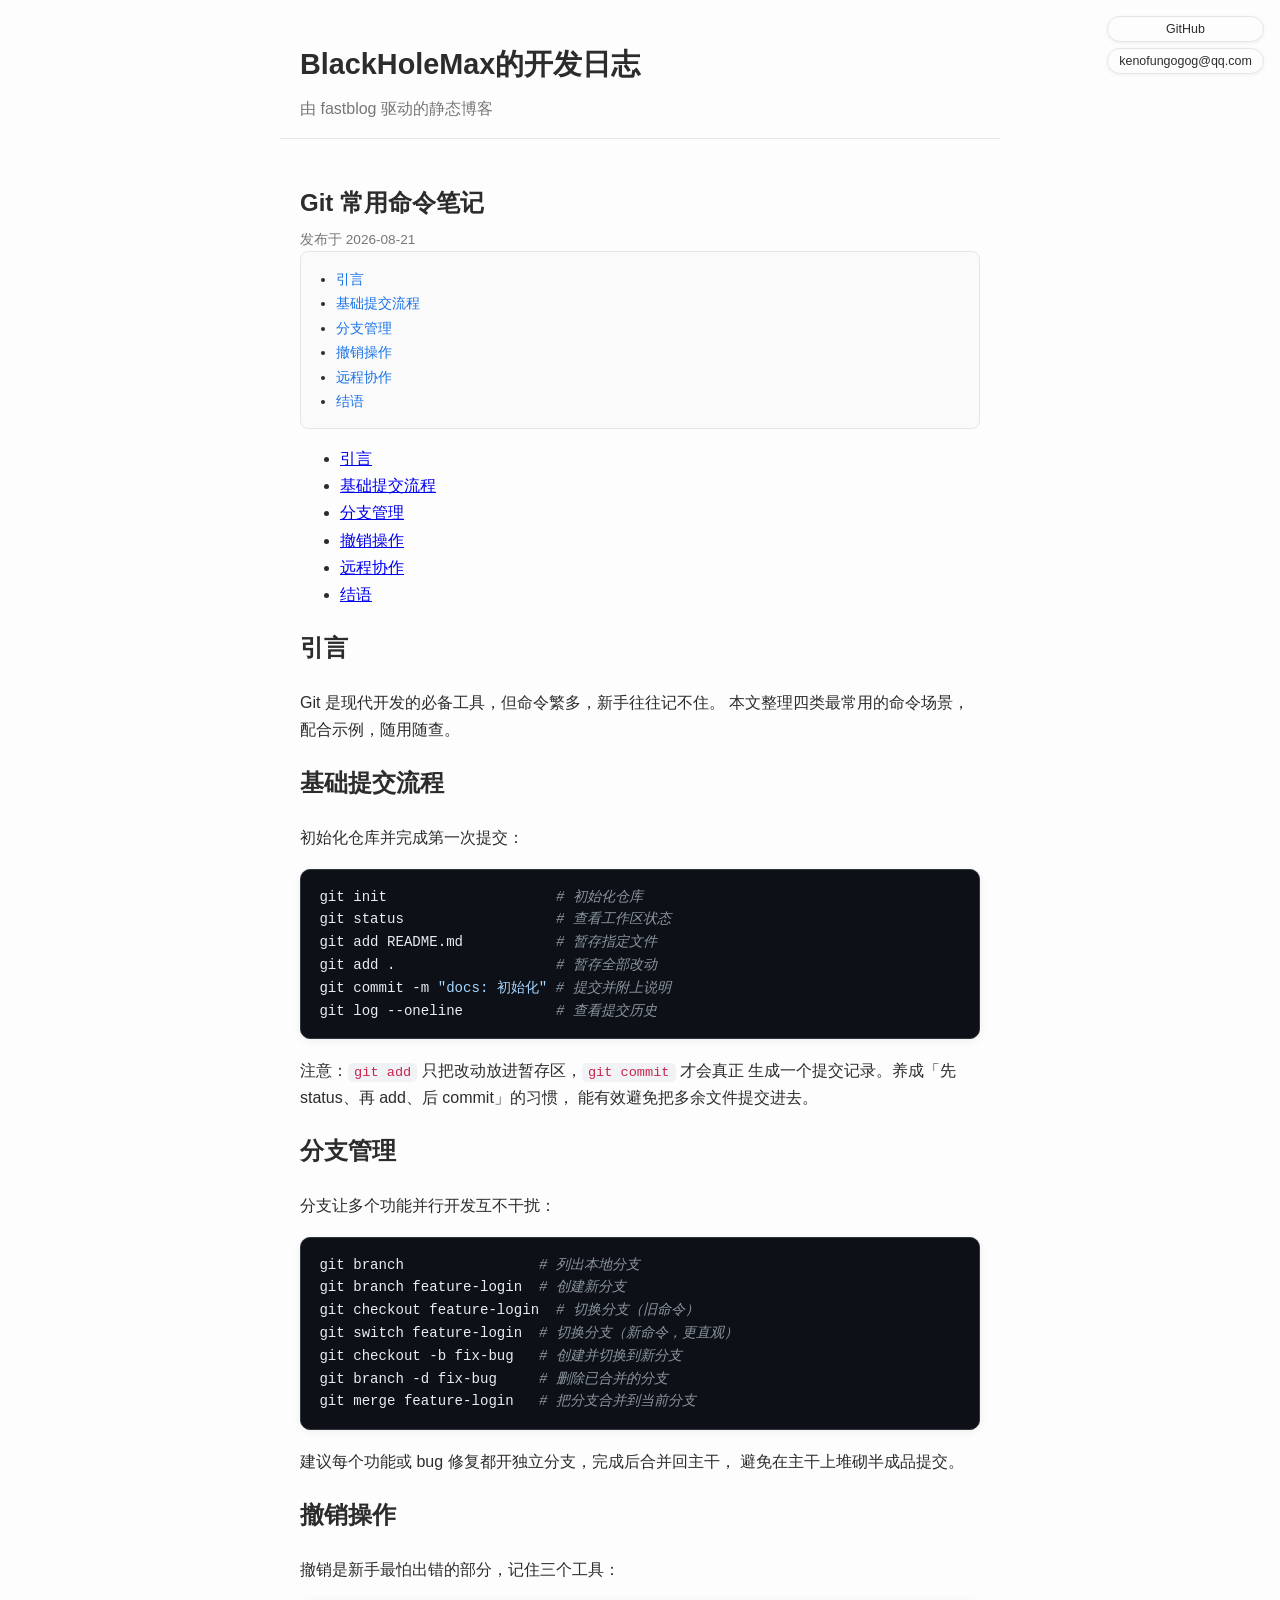
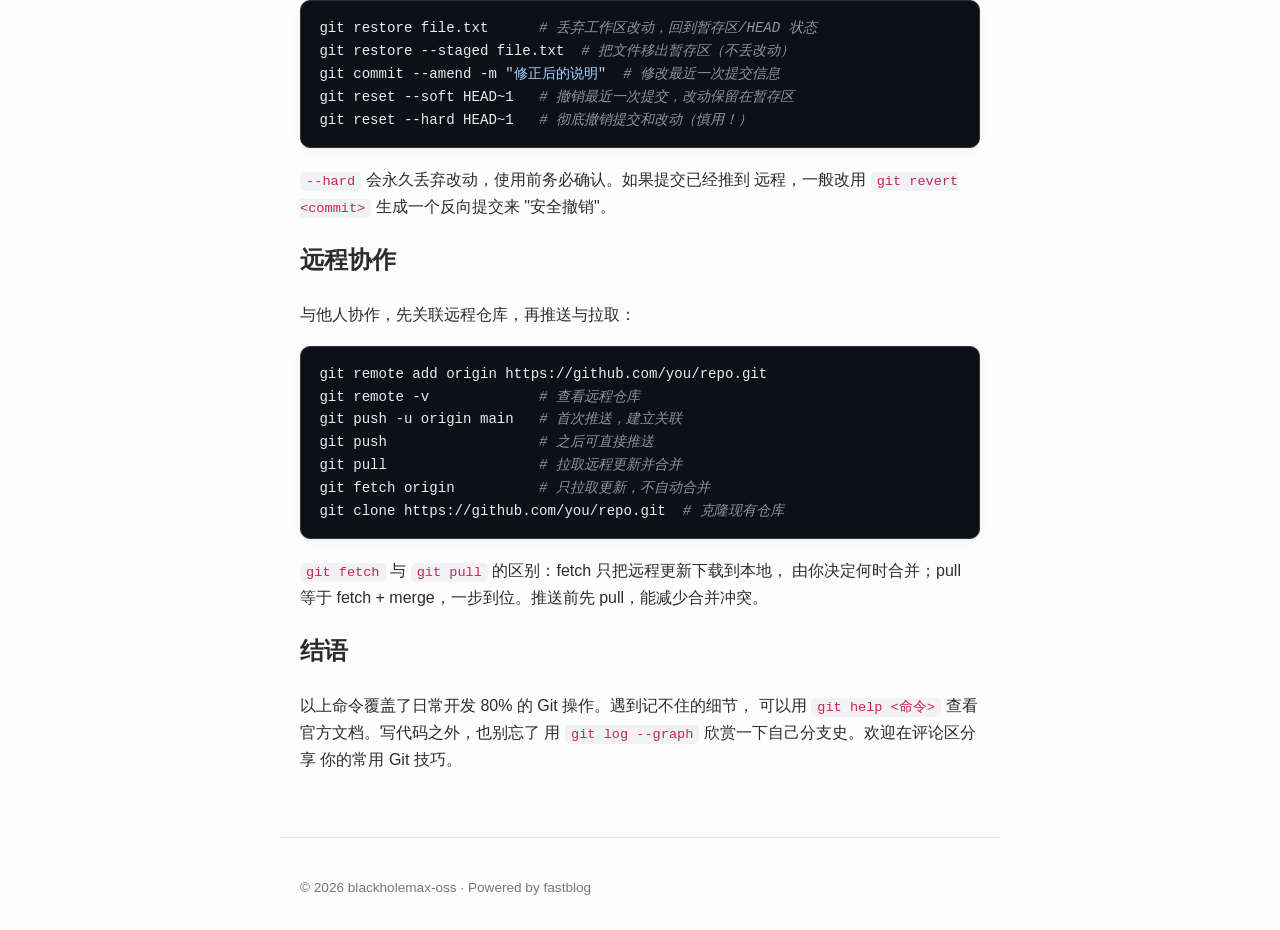
<file: posts/git-common-commands.html>
<!DOCTYPE html>
<html lang="zh-CN">
<head>
  <meta charset="utf-8">
  <meta name="viewport" content="width=device-width, initial-scale=1">
  <title>Git 常用命令笔记 - BlackHoleMax的开发日志</title>
  <meta name="description" content="由 fastblog 驱动的静态博客">
  <link rel="stylesheet" href="/static/css/style.css">
</head>
<body>
  
<nav class="social-links social-links--top-right" aria-label="社交账号">
  <a class="social-link social-link--github" href="https://github.com/blackholemax-oss" target="_blank" rel="noopener noreferrer" aria-label="GitHub">
    <span class="social-link-text">GitHub</span>
  </a>
  <a class="social-link social-link--email" href="mailto:kenofungogog@qq.com" target="_blank" rel="noopener noreferrer" aria-label="kenofungogog@qq.com">
    <span class="social-link-text">kenofungogog@qq.com</span>
  </a>
</nav>

  <header class="site-header">
    <h1 class="site-title"><a href="/index.html">BlackHoleMax的开发日志</a></h1>
    <p class="site-description">由 fastblog 驱动的静态博客</p>
  </header>

  <main class="site-main">
    
<article class="post">
  <h1 class="post-title">Git 常用命令笔记</h1>
  <p class="post-meta">发布于 2026-08-21</p>
  
  <nav class="post-toc"><div class="toc">
<ul>
<li><a href="#_1">引言</a></li>
<li><a href="#_2">基础提交流程</a></li>
<li><a href="#_3">分支管理</a></li>
<li><a href="#_4">撤销操作</a></li>
<li><a href="#_5">远程协作</a></li>
<li><a href="#_6">结语</a></li>
</ul>
</div>
</nav>
  
  <div class="post-content">
    <div class="toc">
<ul>
<li><a href="#_1">引言</a></li>
<li><a href="#_2">基础提交流程</a></li>
<li><a href="#_3">分支管理</a></li>
<li><a href="#_4">撤销操作</a></li>
<li><a href="#_5">远程协作</a></li>
<li><a href="#_6">结语</a></li>
</ul>
</div>
<h2 id="_1">引言</h2>
<p>Git 是现代开发的必备工具，但命令繁多，新手往往记不住。
本文整理四类最常用的命令场景，配合示例，随用随查。</p>
<h2 id="_2">基础提交流程</h2>
<p>初始化仓库并完成第一次提交：</p>
<div class="highlight"><pre><span></span><code>git<span class="w"> </span>init<span class="w">                    </span><span class="c1"># 初始化仓库</span>
git<span class="w"> </span>status<span class="w">                  </span><span class="c1"># 查看工作区状态</span>
git<span class="w"> </span>add<span class="w"> </span>README.md<span class="w">           </span><span class="c1"># 暂存指定文件</span>
git<span class="w"> </span>add<span class="w"> </span>.<span class="w">                   </span><span class="c1"># 暂存全部改动</span>
git<span class="w"> </span>commit<span class="w"> </span>-m<span class="w"> </span><span class="s2">"docs: 初始化"</span><span class="w"> </span><span class="c1"># 提交并附上说明</span>
git<span class="w"> </span>log<span class="w"> </span>--oneline<span class="w">           </span><span class="c1"># 查看提交历史</span>
</code></pre></div>

<p>注意：<code>git add</code> 只把改动放进暂存区，<code>git commit</code> 才会真正
生成一个提交记录。养成「先 status、再 add、后 commit」的习惯，
能有效避免把多余文件提交进去。</p>
<h2 id="_3">分支管理</h2>
<p>分支让多个功能并行开发互不干扰：</p>
<div class="highlight"><pre><span></span><code>git<span class="w"> </span>branch<span class="w">                </span><span class="c1"># 列出本地分支</span>
git<span class="w"> </span>branch<span class="w"> </span>feature-login<span class="w">  </span><span class="c1"># 创建新分支</span>
git<span class="w"> </span>checkout<span class="w"> </span>feature-login<span class="w">  </span><span class="c1"># 切换分支（旧命令）</span>
git<span class="w"> </span>switch<span class="w"> </span>feature-login<span class="w">  </span><span class="c1"># 切换分支（新命令，更直观）</span>
git<span class="w"> </span>checkout<span class="w"> </span>-b<span class="w"> </span>fix-bug<span class="w">   </span><span class="c1"># 创建并切换到新分支</span>
git<span class="w"> </span>branch<span class="w"> </span>-d<span class="w"> </span>fix-bug<span class="w">     </span><span class="c1"># 删除已合并的分支</span>
git<span class="w"> </span>merge<span class="w"> </span>feature-login<span class="w">   </span><span class="c1"># 把分支合并到当前分支</span>
</code></pre></div>

<p>建议每个功能或 bug 修复都开独立分支，完成后合并回主干，
避免在主干上堆砌半成品提交。</p>
<h2 id="_4">撤销操作</h2>
<p>撤销是新手最怕出错的部分，记住三个工具：</p>
<div class="highlight"><pre><span></span><code>git<span class="w"> </span>restore<span class="w"> </span>file.txt<span class="w">      </span><span class="c1"># 丢弃工作区改动，回到暂存区/HEAD 状态</span>
git<span class="w"> </span>restore<span class="w"> </span>--staged<span class="w"> </span>file.txt<span class="w">  </span><span class="c1"># 把文件移出暂存区（不丢改动）</span>
git<span class="w"> </span>commit<span class="w"> </span>--amend<span class="w"> </span>-m<span class="w"> </span><span class="s2">"修正后的说明"</span><span class="w">  </span><span class="c1"># 修改最近一次提交信息</span>
git<span class="w"> </span>reset<span class="w"> </span>--soft<span class="w"> </span>HEAD~1<span class="w">   </span><span class="c1"># 撤销最近一次提交，改动保留在暂存区</span>
git<span class="w"> </span>reset<span class="w"> </span>--hard<span class="w"> </span>HEAD~1<span class="w">   </span><span class="c1"># 彻底撤销提交和改动（慎用！）</span>
</code></pre></div>

<p><code>--hard</code> 会永久丢弃改动，使用前务必确认。如果提交已经推到
远程，一般改用 <code>git revert &lt;commit&gt;</code> 生成一个反向提交来
"安全撤销"。</p>
<h2 id="_5">远程协作</h2>
<p>与他人协作，先关联远程仓库，再推送与拉取：</p>
<div class="highlight"><pre><span></span><code>git<span class="w"> </span>remote<span class="w"> </span>add<span class="w"> </span>origin<span class="w"> </span>https://github.com/you/repo.git
git<span class="w"> </span>remote<span class="w"> </span>-v<span class="w">             </span><span class="c1"># 查看远程仓库</span>
git<span class="w"> </span>push<span class="w"> </span>-u<span class="w"> </span>origin<span class="w"> </span>main<span class="w">   </span><span class="c1"># 首次推送，建立关联</span>
git<span class="w"> </span>push<span class="w">                  </span><span class="c1"># 之后可直接推送</span>
git<span class="w"> </span>pull<span class="w">                  </span><span class="c1"># 拉取远程更新并合并</span>
git<span class="w"> </span>fetch<span class="w"> </span>origin<span class="w">          </span><span class="c1"># 只拉取更新，不自动合并</span>
git<span class="w"> </span>clone<span class="w"> </span>https://github.com/you/repo.git<span class="w">  </span><span class="c1"># 克隆现有仓库</span>
</code></pre></div>

<p><code>git fetch</code> 与 <code>git pull</code> 的区别：fetch 只把远程更新下载到本地，
由你决定何时合并；pull 等于 fetch + merge，一步到位。推送前先
pull，能减少合并冲突。</p>
<h2 id="_6">结语</h2>
<p>以上命令覆盖了日常开发 80% 的 Git 操作。遇到记不住的细节，
可以用 <code>git help &lt;命令&gt;</code> 查看官方文档。写代码之外，也别忘了
用 <code>git log --graph</code> 欣赏一下自己分支史。欢迎在评论区分享
你的常用 Git 技巧。</p>
  </div>
</article>

  </main>

  <footer class="site-footer">
    
    <p>&copy; 2026 blackholemax-oss · Powered by fastblog</p>
  </footer>
</body>
</html>
</file>
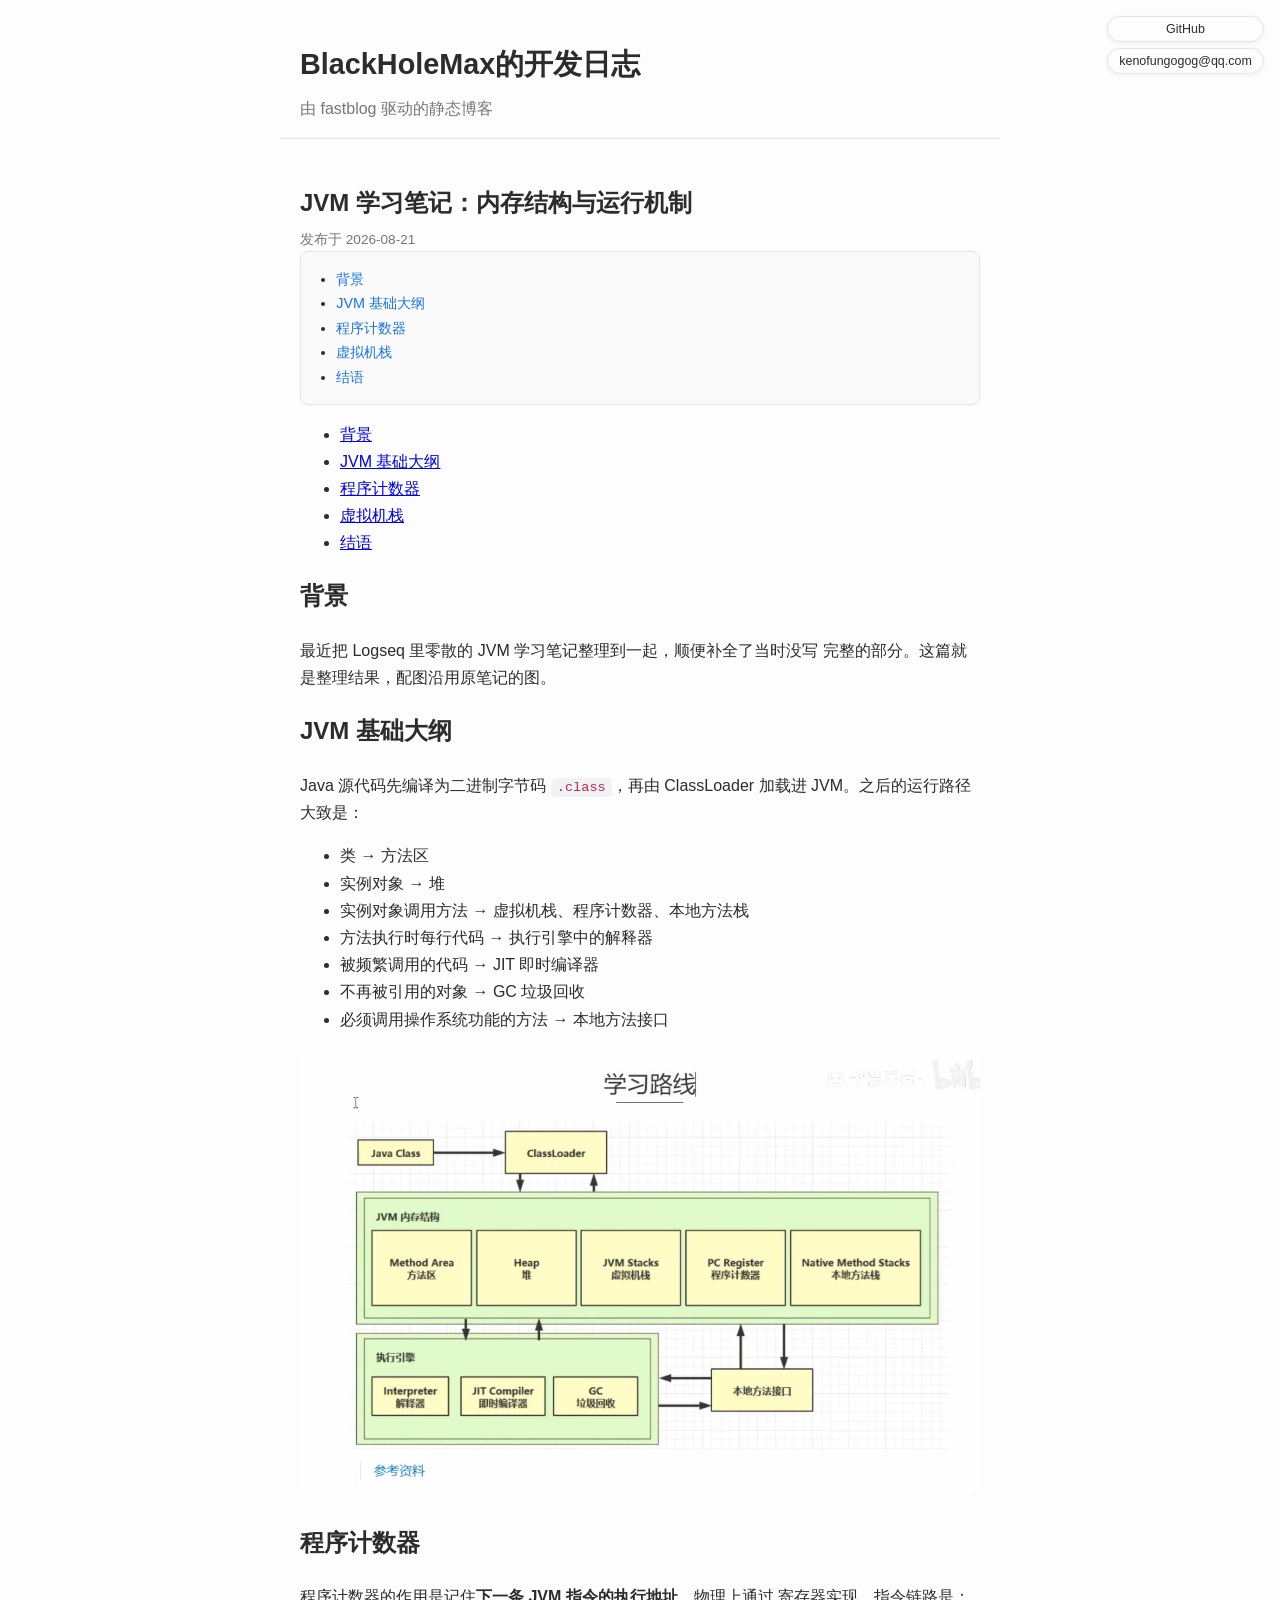
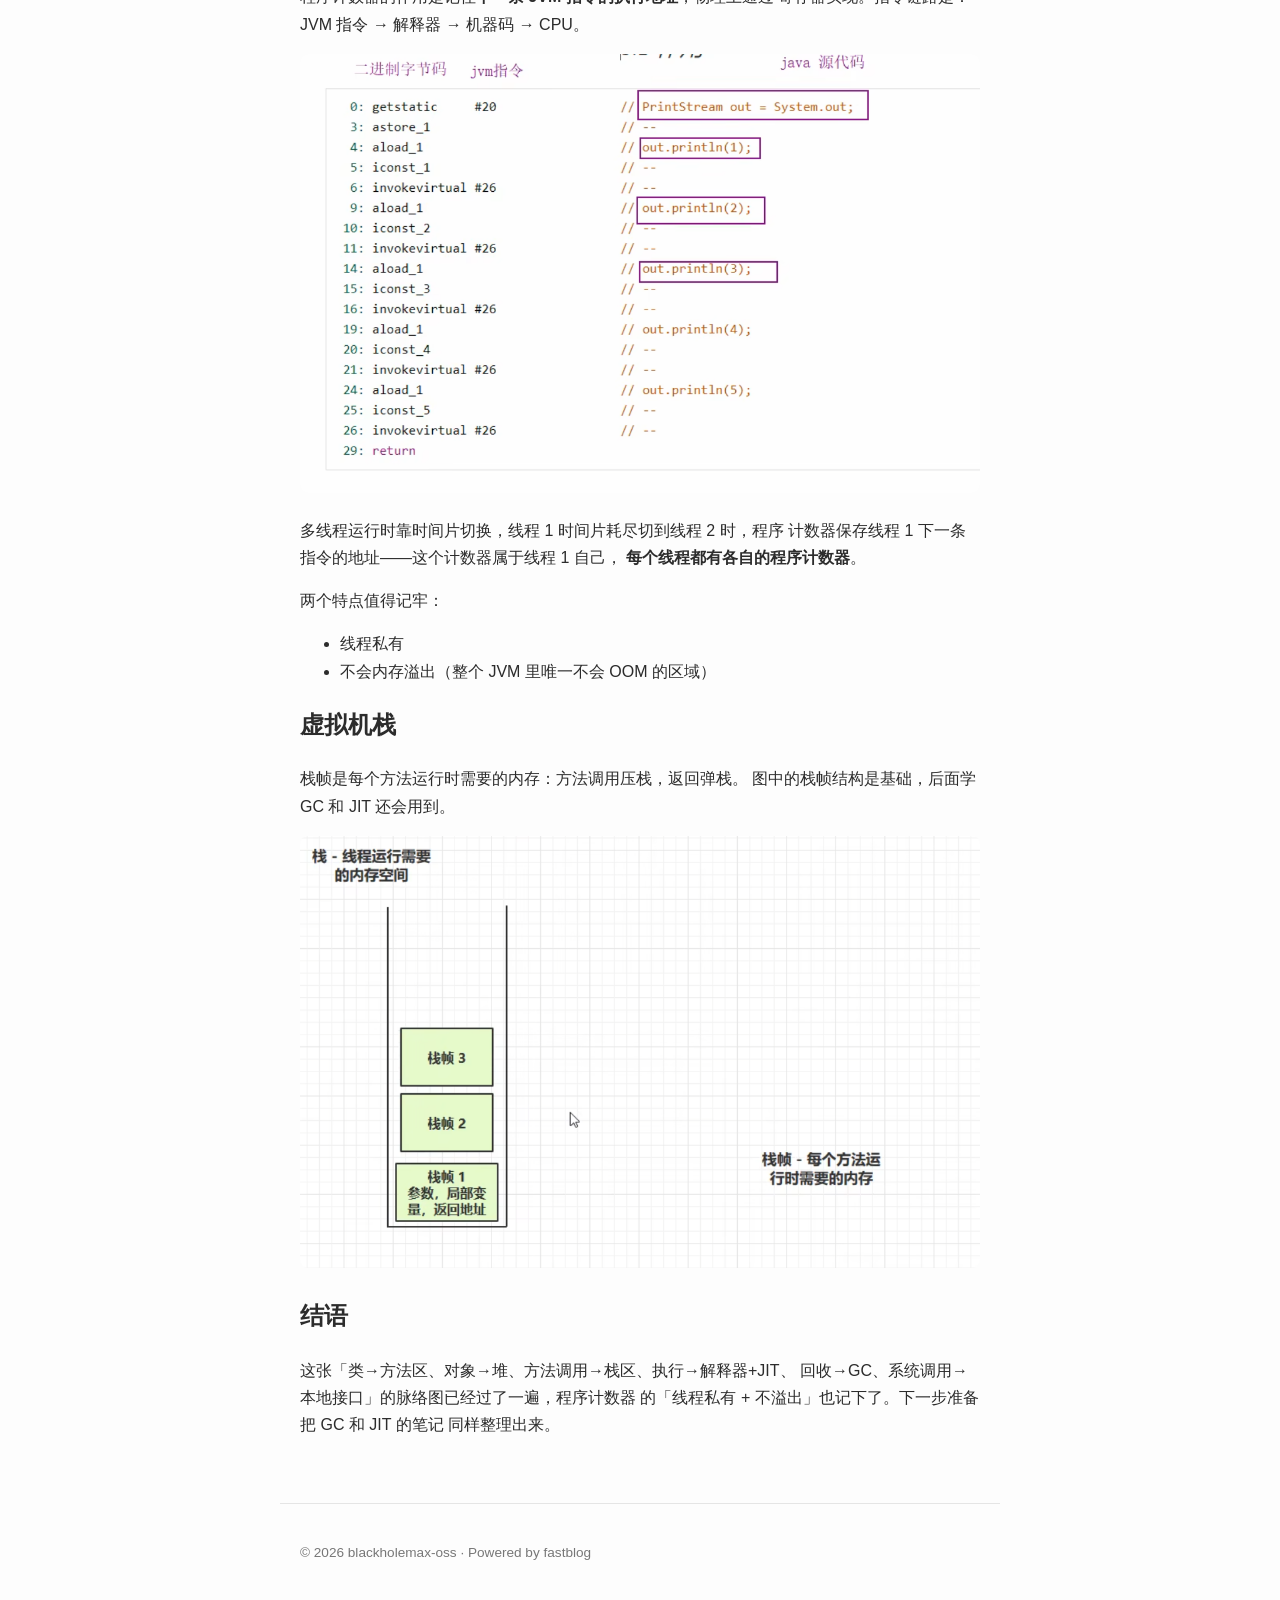
<file: posts/jvm-notes.html>
<!DOCTYPE html>
<html lang="zh-CN">
<head>
  <meta charset="utf-8">
  <meta name="viewport" content="width=device-width, initial-scale=1">
  <title>JVM 学习笔记：内存结构与运行机制 - BlackHoleMax的开发日志</title>
  <meta name="description" content="由 fastblog 驱动的静态博客">
  <link rel="stylesheet" href="/static/css/style.css">
</head>
<body>
  
<nav class="social-links social-links--top-right" aria-label="社交账号">
  <a class="social-link social-link--github" href="https://github.com/blackholemax-oss" target="_blank" rel="noopener noreferrer" aria-label="GitHub">
    <span class="social-link-text">GitHub</span>
  </a>
  <a class="social-link social-link--email" href="mailto:kenofungogog@qq.com" target="_blank" rel="noopener noreferrer" aria-label="kenofungogog@qq.com">
    <span class="social-link-text">kenofungogog@qq.com</span>
  </a>
</nav>

  <header class="site-header">
    <h1 class="site-title"><a href="/index.html">BlackHoleMax的开发日志</a></h1>
    <p class="site-description">由 fastblog 驱动的静态博客</p>
  </header>

  <main class="site-main">
    
<article class="post">
  <h1 class="post-title">JVM 学习笔记：内存结构与运行机制</h1>
  <p class="post-meta">发布于 2026-08-21</p>
  
  <nav class="post-toc"><div class="toc">
<ul>
<li><a href="#_1">背景</a></li>
<li><a href="#jvm">JVM 基础大纲</a></li>
<li><a href="#_2">程序计数器</a></li>
<li><a href="#_3">虚拟机栈</a></li>
<li><a href="#_4">结语</a></li>
</ul>
</div>
</nav>
  
  <div class="post-content">
    <div class="toc">
<ul>
<li><a href="#_1">背景</a></li>
<li><a href="#jvm">JVM 基础大纲</a></li>
<li><a href="#_2">程序计数器</a></li>
<li><a href="#_3">虚拟机栈</a></li>
<li><a href="#_4">结语</a></li>
</ul>
</div>
<h2 id="_1">背景</h2>
<p>最近把 Logseq 里零散的 JVM 学习笔记整理到一起，顺便补全了当时没写
完整的部分。这篇就是整理结果，配图沿用原笔记的图。</p>
<h2 id="jvm">JVM 基础大纲</h2>
<p>Java 源代码先编译为二进制字节码 <code>.class</code>，再由 ClassLoader 加载进
JVM。之后的运行路径大致是：</p>
<ul>
<li>类 → 方法区</li>
<li>实例对象 → 堆</li>
<li>实例对象调用方法 → 虚拟机栈、程序计数器、本地方法栈</li>
<li>方法执行时每行代码 → 执行引擎中的解释器</li>
<li>被频繁调用的代码 → JIT 即时编译器</li>
<li>不再被引用的对象 → GC 垃圾回收</li>
<li>必须调用操作系统功能的方法 → 本地方法接口</li>
</ul>
<p><img alt="JVM 整体结构图" src="/static/images/jvm/image_1780650222898_0.png" /></p>
<h2 id="_2">程序计数器</h2>
<p>程序计数器的作用是记住<strong>下一条 JVM 指令的执行地址</strong>，物理上通过
寄存器实现。指令链路是：JVM 指令 → 解释器 → 机器码 → CPU。</p>
<p><img alt="程序计数器" src="/static/images/jvm/image_1780650674927_0.png" /></p>
<p>多线程运行时靠时间片切换，线程 1 时间片耗尽切到线程 2 时，程序
计数器保存线程 1 下一条指令的地址——这个计数器属于线程 1 自己，
<strong>每个线程都有各自的程序计数器</strong>。</p>
<p>两个特点值得记牢：</p>
<ul>
<li>线程私有</li>
<li>不会内存溢出（整个 JVM 里唯一不会 OOM 的区域）</li>
</ul>
<h2 id="_3">虚拟机栈</h2>
<p>栈帧是每个方法运行时需要的内存：方法调用压栈，返回弹栈。
图中的栈帧结构是基础，后面学 GC 和 JIT 还会用到。</p>
<p><img alt="虚拟机栈" src="/static/images/jvm/image_1780653823567_0.png" /></p>
<h2 id="_4">结语</h2>
<p>这张「类→方法区、对象→堆、方法调用→栈区、执行→解释器+JIT、
回收→GC、系统调用→本地接口」的脉络图已经过了一遍，程序计数器
的「线程私有 + 不溢出」也记下了。下一步准备把 GC 和 JIT 的笔记
同样整理出来。</p>
  </div>
</article>

  </main>

  <footer class="site-footer">
    
    <p>&copy; 2026 blackholemax-oss · Powered by fastblog</p>
  </footer>
</body>
</html>
</file>
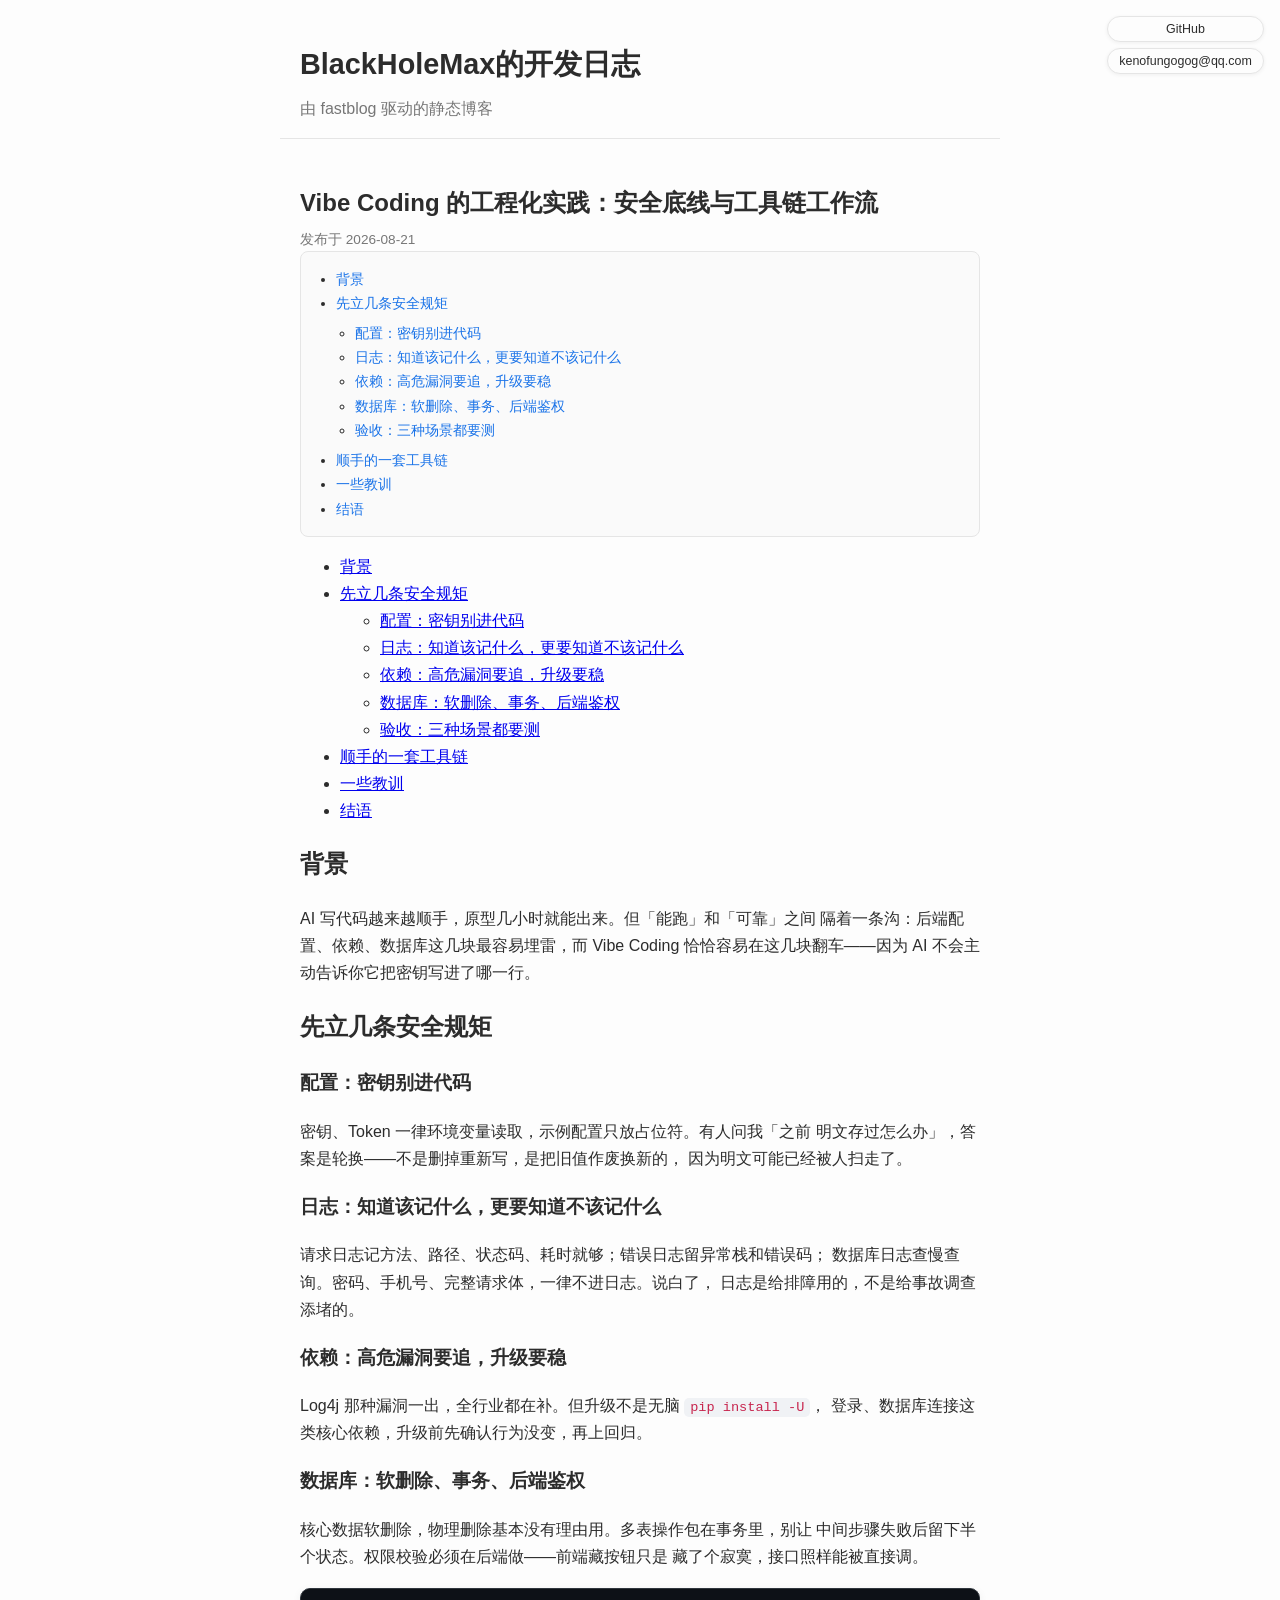
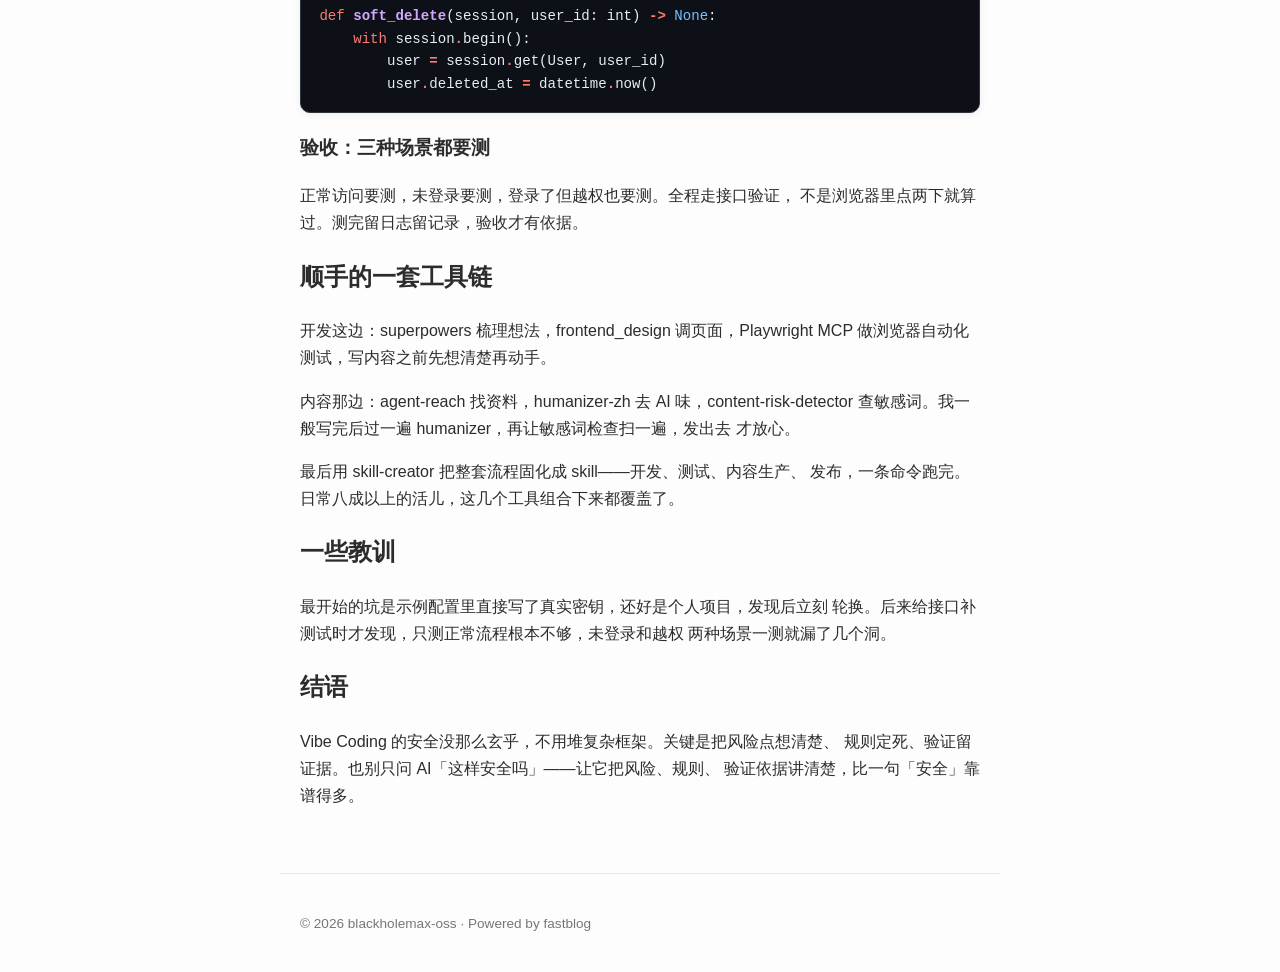
<file: posts/vibe-coding-practices.html>
<!DOCTYPE html>
<html lang="zh-CN">
<head>
  <meta charset="utf-8">
  <meta name="viewport" content="width=device-width, initial-scale=1">
  <title>Vibe Coding 的工程化实践：安全底线与工具链工作流 - BlackHoleMax的开发日志</title>
  <meta name="description" content="由 fastblog 驱动的静态博客">
  <link rel="stylesheet" href="/static/css/style.css">
</head>
<body>
  
<nav class="social-links social-links--top-right" aria-label="社交账号">
  <a class="social-link social-link--github" href="https://github.com/blackholemax-oss" target="_blank" rel="noopener noreferrer" aria-label="GitHub">
    <span class="social-link-text">GitHub</span>
  </a>
  <a class="social-link social-link--email" href="mailto:kenofungogog@qq.com" target="_blank" rel="noopener noreferrer" aria-label="kenofungogog@qq.com">
    <span class="social-link-text">kenofungogog@qq.com</span>
  </a>
</nav>

  <header class="site-header">
    <h1 class="site-title"><a href="/index.html">BlackHoleMax的开发日志</a></h1>
    <p class="site-description">由 fastblog 驱动的静态博客</p>
  </header>

  <main class="site-main">
    
<article class="post">
  <h1 class="post-title">Vibe Coding 的工程化实践：安全底线与工具链工作流</h1>
  <p class="post-meta">发布于 2026-08-21</p>
  
  <nav class="post-toc"><div class="toc">
<ul>
<li><a href="#_1">背景</a></li>
<li><a href="#_2">先立几条安全规矩</a><ul>
<li><a href="#_3">配置：密钥别进代码</a></li>
<li><a href="#_4">日志：知道该记什么，更要知道不该记什么</a></li>
<li><a href="#_5">依赖：高危漏洞要追，升级要稳</a></li>
<li><a href="#_6">数据库：软删除、事务、后端鉴权</a></li>
<li><a href="#_7">验收：三种场景都要测</a></li>
</ul>
</li>
<li><a href="#_8">顺手的一套工具链</a></li>
<li><a href="#_9">一些教训</a></li>
<li><a href="#_10">结语</a></li>
</ul>
</div>
</nav>
  
  <div class="post-content">
    <div class="toc">
<ul>
<li><a href="#_1">背景</a></li>
<li><a href="#_2">先立几条安全规矩</a><ul>
<li><a href="#_3">配置：密钥别进代码</a></li>
<li><a href="#_4">日志：知道该记什么，更要知道不该记什么</a></li>
<li><a href="#_5">依赖：高危漏洞要追，升级要稳</a></li>
<li><a href="#_6">数据库：软删除、事务、后端鉴权</a></li>
<li><a href="#_7">验收：三种场景都要测</a></li>
</ul>
</li>
<li><a href="#_8">顺手的一套工具链</a></li>
<li><a href="#_9">一些教训</a></li>
<li><a href="#_10">结语</a></li>
</ul>
</div>
<h2 id="_1">背景</h2>
<p>AI 写代码越来越顺手，原型几小时就能出来。但「能跑」和「可靠」之间
隔着一条沟：后端配置、依赖、数据库这几块最容易埋雷，而 Vibe Coding
恰恰容易在这几块翻车——因为 AI 不会主动告诉你它把密钥写进了哪一行。</p>
<h2 id="_2">先立几条安全规矩</h2>
<h3 id="_3">配置：密钥别进代码</h3>
<p>密钥、Token 一律环境变量读取，示例配置只放占位符。有人问我「之前
明文存过怎么办」，答案是轮换——不是删掉重新写，是把旧值作废换新的，
因为明文可能已经被人扫走了。</p>
<h3 id="_4">日志：知道该记什么，更要知道不该记什么</h3>
<p>请求日志记方法、路径、状态码、耗时就够；错误日志留异常栈和错误码；
数据库日志查慢查询。密码、手机号、完整请求体，一律不进日志。说白了，
日志是给排障用的，不是给事故调查添堵的。</p>
<h3 id="_5">依赖：高危漏洞要追，升级要稳</h3>
<p>Log4j 那种漏洞一出，全行业都在补。但升级不是无脑 <code>pip install -U</code>，
登录、数据库连接这类核心依赖，升级前先确认行为没变，再上回归。</p>
<h3 id="_6">数据库：软删除、事务、后端鉴权</h3>
<p>核心数据软删除，物理删除基本没有理由用。多表操作包在事务里，别让
中间步骤失败后留下半个状态。权限校验必须在后端做——前端藏按钮只是
藏了个寂寞，接口照样能被直接调。</p>
<div class="highlight"><pre><span></span><code><span class="k">def</span><span class="w"> </span><span class="nf">soft_delete</span><span class="p">(</span><span class="n">session</span><span class="p">,</span> <span class="n">user_id</span><span class="p">:</span> <span class="nb">int</span><span class="p">)</span> <span class="o">-&gt;</span> <span class="kc">None</span><span class="p">:</span>
    <span class="k">with</span> <span class="n">session</span><span class="o">.</span><span class="n">begin</span><span class="p">():</span>
        <span class="n">user</span> <span class="o">=</span> <span class="n">session</span><span class="o">.</span><span class="n">get</span><span class="p">(</span><span class="n">User</span><span class="p">,</span> <span class="n">user_id</span><span class="p">)</span>
        <span class="n">user</span><span class="o">.</span><span class="n">deleted_at</span> <span class="o">=</span> <span class="n">datetime</span><span class="o">.</span><span class="n">now</span><span class="p">()</span>
</code></pre></div>

<h3 id="_7">验收：三种场景都要测</h3>
<p>正常访问要测，未登录要测，登录了但越权也要测。全程走接口验证，
不是浏览器里点两下就算过。测完留日志留记录，验收才有依据。</p>
<h2 id="_8">顺手的一套工具链</h2>
<p>开发这边：superpowers 梳理想法，frontend_design 调页面，Playwright MCP
做浏览器自动化测试，写内容之前先想清楚再动手。</p>
<p>内容那边：agent-reach 找资料，humanizer-zh 去 AI 味，content-risk-detector
查敏感词。我一般写完后过一遍 humanizer，再让敏感词检查扫一遍，发出去
才放心。</p>
<p>最后用 skill-creator 把整套流程固化成 skill——开发、测试、内容生产、
发布，一条命令跑完。日常八成以上的活儿，这几个工具组合下来都覆盖了。</p>
<h2 id="_9">一些教训</h2>
<p>最开始的坑是示例配置里直接写了真实密钥，还好是个人项目，发现后立刻
轮换。后来给接口补测试时才发现，只测正常流程根本不够，未登录和越权
两种场景一测就漏了几个洞。</p>
<h2 id="_10">结语</h2>
<p>Vibe Coding 的安全没那么玄乎，不用堆复杂框架。关键是把风险点想清楚、
规则定死、验证留证据。也别只问 AI「这样安全吗」——让它把风险、规则、
验证依据讲清楚，比一句「安全」靠谱得多。</p>
  </div>
</article>

  </main>

  <footer class="site-footer">
    
    <p>&copy; 2026 blackholemax-oss · Powered by fastblog</p>
  </footer>
</body>
</html>
</file>
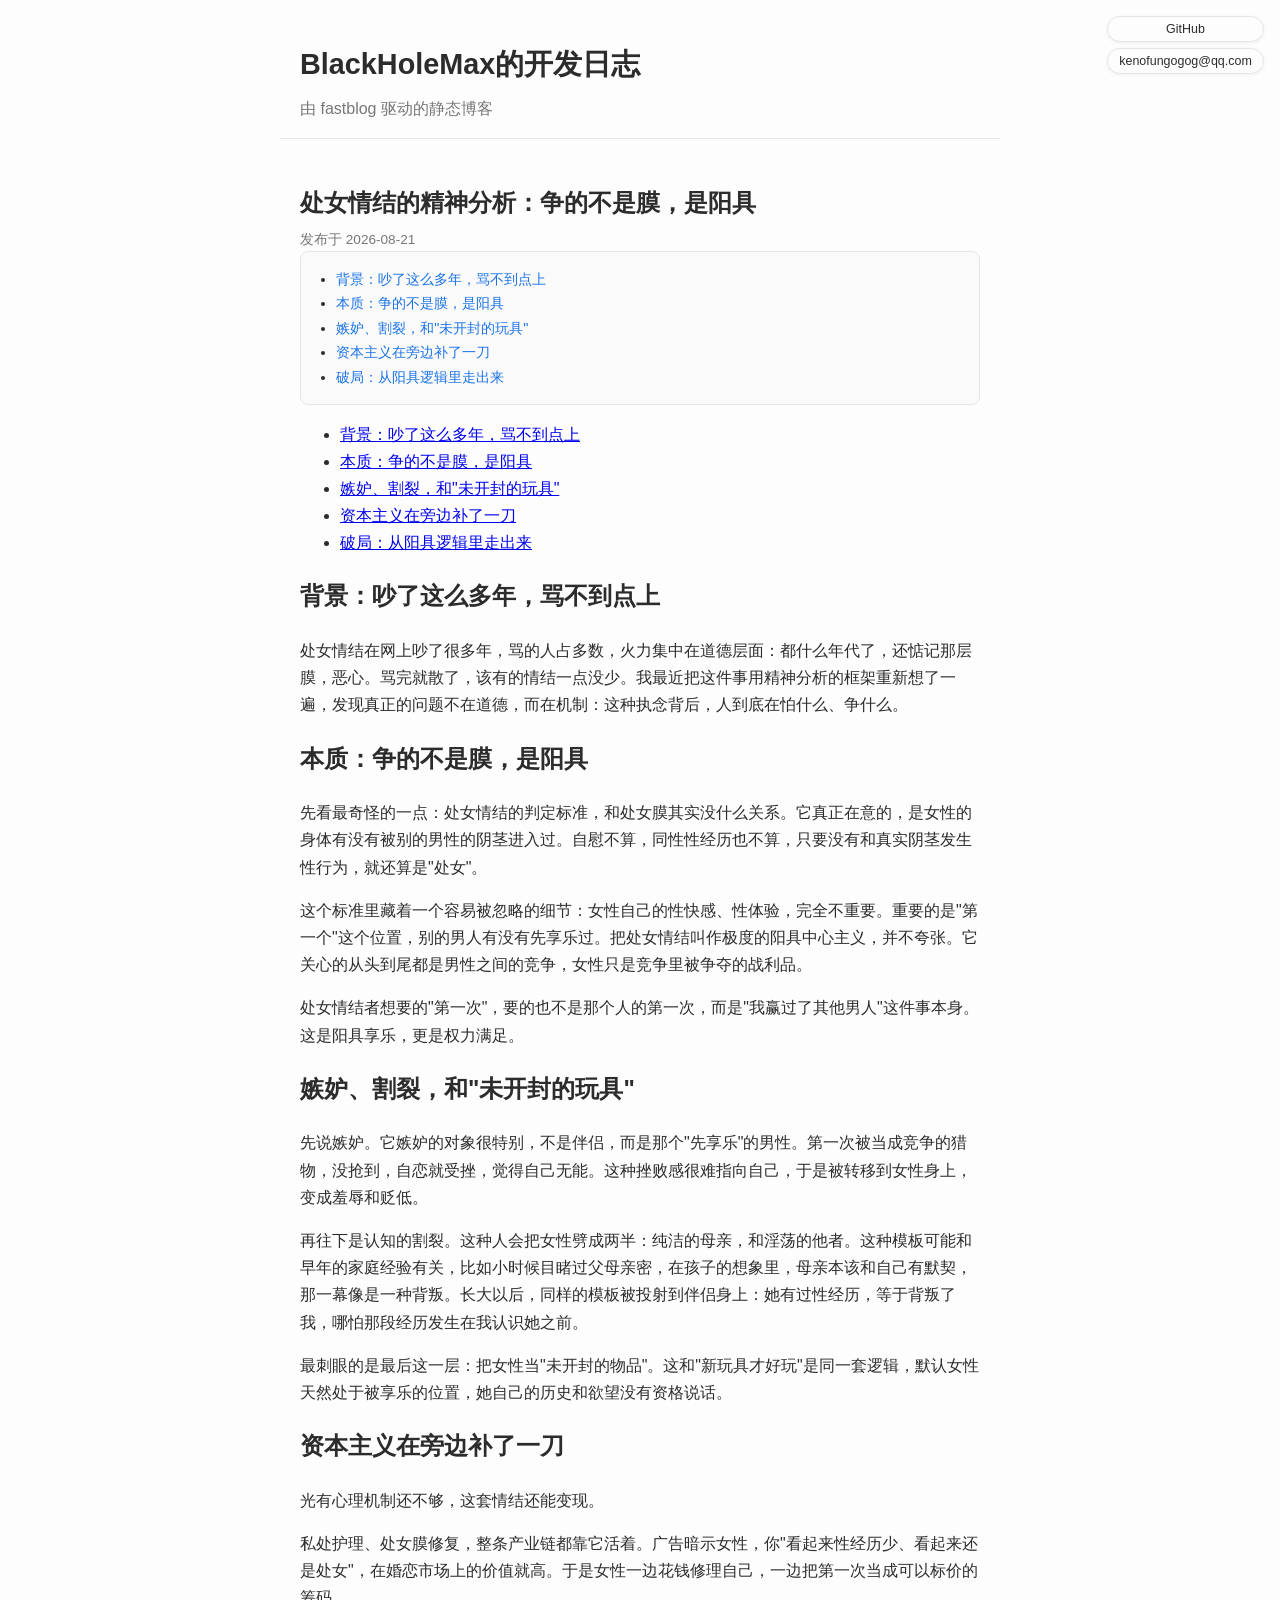
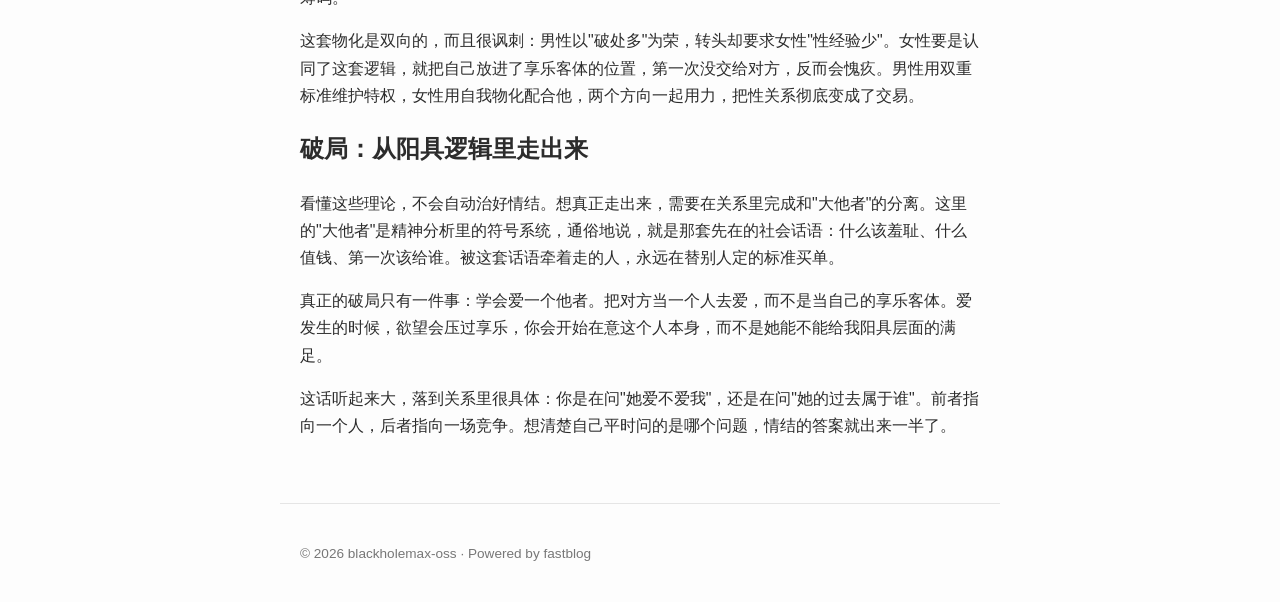
<file: posts/virginity-complex-psychoanalysis.html>
<!DOCTYPE html>
<html lang="zh-CN">
<head>
  <meta charset="utf-8">
  <meta name="viewport" content="width=device-width, initial-scale=1">
  <title>处女情结的精神分析：争的不是膜，是阳具 - BlackHoleMax的开发日志</title>
  <meta name="description" content="由 fastblog 驱动的静态博客">
  <link rel="stylesheet" href="/static/css/style.css">
</head>
<body>
  
<nav class="social-links social-links--top-right" aria-label="社交账号">
  <a class="social-link social-link--github" href="https://github.com/blackholemax-oss" target="_blank" rel="noopener noreferrer" aria-label="GitHub">
    <span class="social-link-text">GitHub</span>
  </a>
  <a class="social-link social-link--email" href="mailto:kenofungogog@qq.com" target="_blank" rel="noopener noreferrer" aria-label="kenofungogog@qq.com">
    <span class="social-link-text">kenofungogog@qq.com</span>
  </a>
</nav>

  <header class="site-header">
    <h1 class="site-title"><a href="/index.html">BlackHoleMax的开发日志</a></h1>
    <p class="site-description">由 fastblog 驱动的静态博客</p>
  </header>

  <main class="site-main">
    
<article class="post">
  <h1 class="post-title">处女情结的精神分析：争的不是膜，是阳具</h1>
  <p class="post-meta">发布于 2026-08-21</p>
  
  <nav class="post-toc"><div class="toc">
<ul>
<li><a href="#_1">背景：吵了这么多年，骂不到点上</a></li>
<li><a href="#_2">本质：争的不是膜，是阳具</a></li>
<li><a href="#_3">嫉妒、割裂，和"未开封的玩具"</a></li>
<li><a href="#_4">资本主义在旁边补了一刀</a></li>
<li><a href="#_5">破局：从阳具逻辑里走出来</a></li>
</ul>
</div>
</nav>
  
  <div class="post-content">
    <div class="toc">
<ul>
<li><a href="#_1">背景：吵了这么多年，骂不到点上</a></li>
<li><a href="#_2">本质：争的不是膜，是阳具</a></li>
<li><a href="#_3">嫉妒、割裂，和"未开封的玩具"</a></li>
<li><a href="#_4">资本主义在旁边补了一刀</a></li>
<li><a href="#_5">破局：从阳具逻辑里走出来</a></li>
</ul>
</div>
<h2 id="_1">背景：吵了这么多年，骂不到点上</h2>
<p>处女情结在网上吵了很多年，骂的人占多数，火力集中在道德层面：都什么年代了，还惦记那层膜，恶心。骂完就散了，该有的情结一点没少。我最近把这件事用精神分析的框架重新想了一遍，发现真正的问题不在道德，而在机制：这种执念背后，人到底在怕什么、争什么。</p>
<h2 id="_2">本质：争的不是膜，是阳具</h2>
<p>先看最奇怪的一点：处女情结的判定标准，和处女膜其实没什么关系。它真正在意的，是女性的身体有没有被别的男性的阴茎进入过。自慰不算，同性性经历也不算，只要没有和真实阴茎发生性行为，就还算是"处女"。</p>
<p>这个标准里藏着一个容易被忽略的细节：女性自己的性快感、性体验，完全不重要。重要的是"第一个"这个位置，别的男人有没有先享乐过。把处女情结叫作极度的阳具中心主义，并不夸张。它关心的从头到尾都是男性之间的竞争，女性只是竞争里被争夺的战利品。</p>
<p>处女情结者想要的"第一次"，要的也不是那个人的第一次，而是"我赢过了其他男人"这件事本身。这是阳具享乐，更是权力满足。</p>
<h2 id="_3">嫉妒、割裂，和"未开封的玩具"</h2>
<p>先说嫉妒。它嫉妒的对象很特别，不是伴侣，而是那个"先享乐"的男性。第一次被当成竞争的猎物，没抢到，自恋就受挫，觉得自己无能。这种挫败感很难指向自己，于是被转移到女性身上，变成羞辱和贬低。</p>
<p>再往下是认知的割裂。这种人会把女性劈成两半：纯洁的母亲，和淫荡的他者。这种模板可能和早年的家庭经验有关，比如小时候目睹过父母亲密，在孩子的想象里，母亲本该和自己有默契，那一幕像是一种背叛。长大以后，同样的模板被投射到伴侣身上：她有过性经历，等于背叛了我，哪怕那段经历发生在我认识她之前。</p>
<p>最刺眼的是最后这一层：把女性当"未开封的物品"。这和"新玩具才好玩"是同一套逻辑，默认女性天然处于被享乐的位置，她自己的历史和欲望没有资格说话。</p>
<h2 id="_4">资本主义在旁边补了一刀</h2>
<p>光有心理机制还不够，这套情结还能变现。</p>
<p>私处护理、处女膜修复，整条产业链都靠它活着。广告暗示女性，你"看起来性经历少、看起来还是处女"，在婚恋市场上的价值就高。于是女性一边花钱修理自己，一边把第一次当成可以标价的筹码。</p>
<p>这套物化是双向的，而且很讽刺：男性以"破处多"为荣，转头却要求女性"性经验少"。女性要是认同了这套逻辑，就把自己放进了享乐客体的位置，第一次没交给对方，反而会愧疚。男性用双重标准维护特权，女性用自我物化配合他，两个方向一起用力，把性关系彻底变成了交易。</p>
<h2 id="_5">破局：从阳具逻辑里走出来</h2>
<p>看懂这些理论，不会自动治好情结。想真正走出来，需要在关系里完成和"大他者"的分离。这里的"大他者"是精神分析里的符号系统，通俗地说，就是那套先在的社会话语：什么该羞耻、什么值钱、第一次该给谁。被这套话语牵着走的人，永远在替别人定的标准买单。</p>
<p>真正的破局只有一件事：学会爱一个他者。把对方当一个人去爱，而不是当自己的享乐客体。爱发生的时候，欲望会压过享乐，你会开始在意这个人本身，而不是她能不能给我阳具层面的满足。</p>
<p>这话听起来大，落到关系里很具体：你是在问"她爱不爱我"，还是在问"她的过去属于谁"。前者指向一个人，后者指向一场竞争。想清楚自己平时问的是哪个问题，情结的答案就出来一半了。</p>
  </div>
</article>

  </main>

  <footer class="site-footer">
    
    <p>&copy; 2026 blackholemax-oss · Powered by fastblog</p>
  </footer>
</body>
</html>
</file>
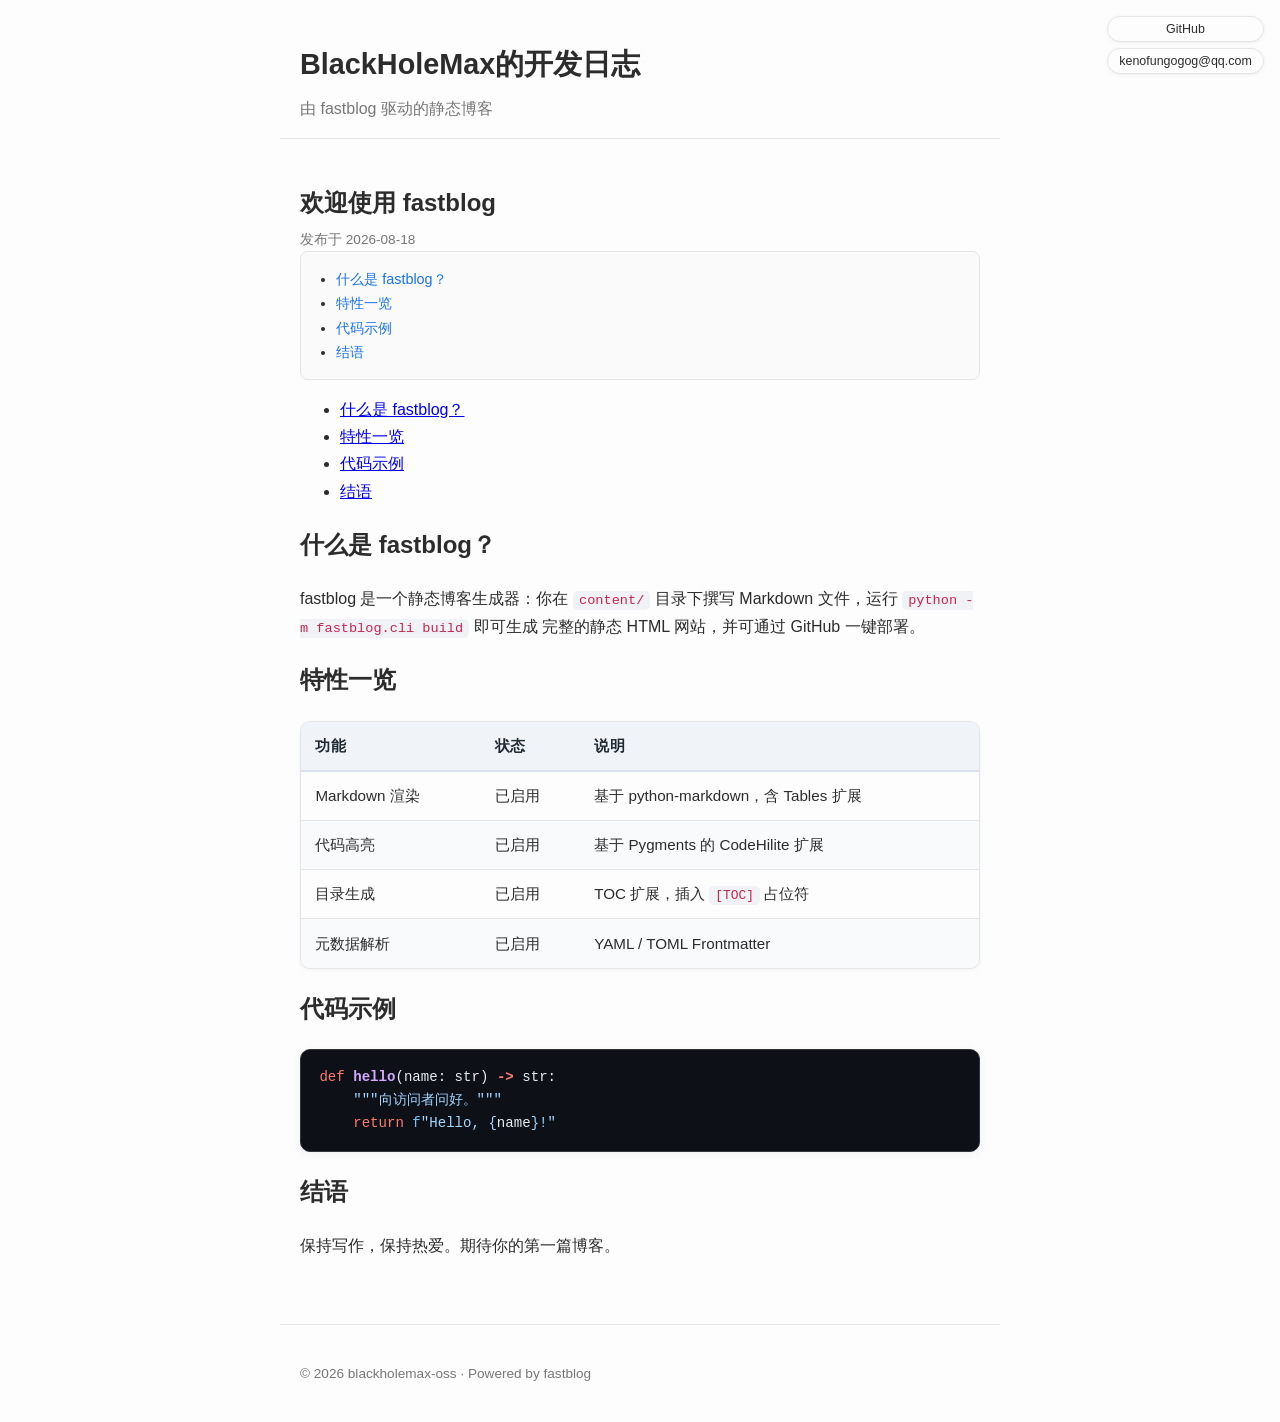
<file: posts/欢迎使用-fastblog.html>
<!DOCTYPE html>
<html lang="zh-CN">
<head>
  <meta charset="utf-8">
  <meta name="viewport" content="width=device-width, initial-scale=1">
  <title>欢迎使用 fastblog - BlackHoleMax的开发日志</title>
  <meta name="description" content="由 fastblog 驱动的静态博客">
  <link rel="stylesheet" href="/static/css/style.css">
</head>
<body>
  
<nav class="social-links social-links--top-right" aria-label="社交账号">
  <a class="social-link social-link--github" href="https://github.com/blackholemax-oss" target="_blank" rel="noopener noreferrer" aria-label="GitHub">
    <span class="social-link-text">GitHub</span>
  </a>
  <a class="social-link social-link--email" href="mailto:kenofungogog@qq.com" target="_blank" rel="noopener noreferrer" aria-label="kenofungogog@qq.com">
    <span class="social-link-text">kenofungogog@qq.com</span>
  </a>
</nav>

  <header class="site-header">
    <h1 class="site-title"><a href="/index.html">BlackHoleMax的开发日志</a></h1>
    <p class="site-description">由 fastblog 驱动的静态博客</p>
  </header>

  <main class="site-main">
    
<article class="post">
  <h1 class="post-title">欢迎使用 fastblog</h1>
  <p class="post-meta">发布于 2026-08-18</p>
  
  <nav class="post-toc"><div class="toc">
<ul>
<li><a href="#fastblog">什么是 fastblog？</a></li>
<li><a href="#_1">特性一览</a></li>
<li><a href="#_2">代码示例</a></li>
<li><a href="#_3">结语</a></li>
</ul>
</div>
</nav>
  
  <div class="post-content">
    <div class="toc">
<ul>
<li><a href="#fastblog">什么是 fastblog？</a></li>
<li><a href="#_1">特性一览</a></li>
<li><a href="#_2">代码示例</a></li>
<li><a href="#_3">结语</a></li>
</ul>
</div>
<h2 id="fastblog">什么是 fastblog？</h2>
<p>fastblog 是一个静态博客生成器：你在 <code>content/</code> 目录下撰写
Markdown 文件，运行 <code>python -m fastblog.cli build</code> 即可生成
完整的静态 HTML 网站，并可通过 GitHub 一键部署。</p>
<h2 id="_1">特性一览</h2>
<table>
<thead>
<tr>
<th>功能</th>
<th>状态</th>
<th>说明</th>
</tr>
</thead>
<tbody>
<tr>
<td>Markdown 渲染</td>
<td>已启用</td>
<td>基于 python-markdown，含 Tables 扩展</td>
</tr>
<tr>
<td>代码高亮</td>
<td>已启用</td>
<td>基于 Pygments 的 CodeHilite 扩展</td>
</tr>
<tr>
<td>目录生成</td>
<td>已启用</td>
<td>TOC 扩展，插入 <code>[TOC]</code> 占位符</td>
</tr>
<tr>
<td>元数据解析</td>
<td>已启用</td>
<td>YAML / TOML Frontmatter</td>
</tr>
</tbody>
</table>
<h2 id="_2">代码示例</h2>
<div class="highlight"><pre><span></span><code><span class="k">def</span><span class="w"> </span><span class="nf">hello</span><span class="p">(</span><span class="n">name</span><span class="p">:</span> <span class="nb">str</span><span class="p">)</span> <span class="o">-&gt;</span> <span class="nb">str</span><span class="p">:</span>
<span class="w">    </span><span class="sd">"""向访问者问好。"""</span>
    <span class="k">return</span> <span class="sa">f</span><span class="s2">"Hello, </span><span class="si">{</span><span class="n">name</span><span class="si">}</span><span class="s2">!"</span>
</code></pre></div>

<h2 id="_3">结语</h2>
<p>保持写作，保持热爱。期待你的第一篇博客。</p>
  </div>
</article>

  </main>

  <footer class="site-footer">
    
    <p>&copy; 2026 blackholemax-oss · Powered by fastblog</p>
  </footer>
</body>
</html>
</file>
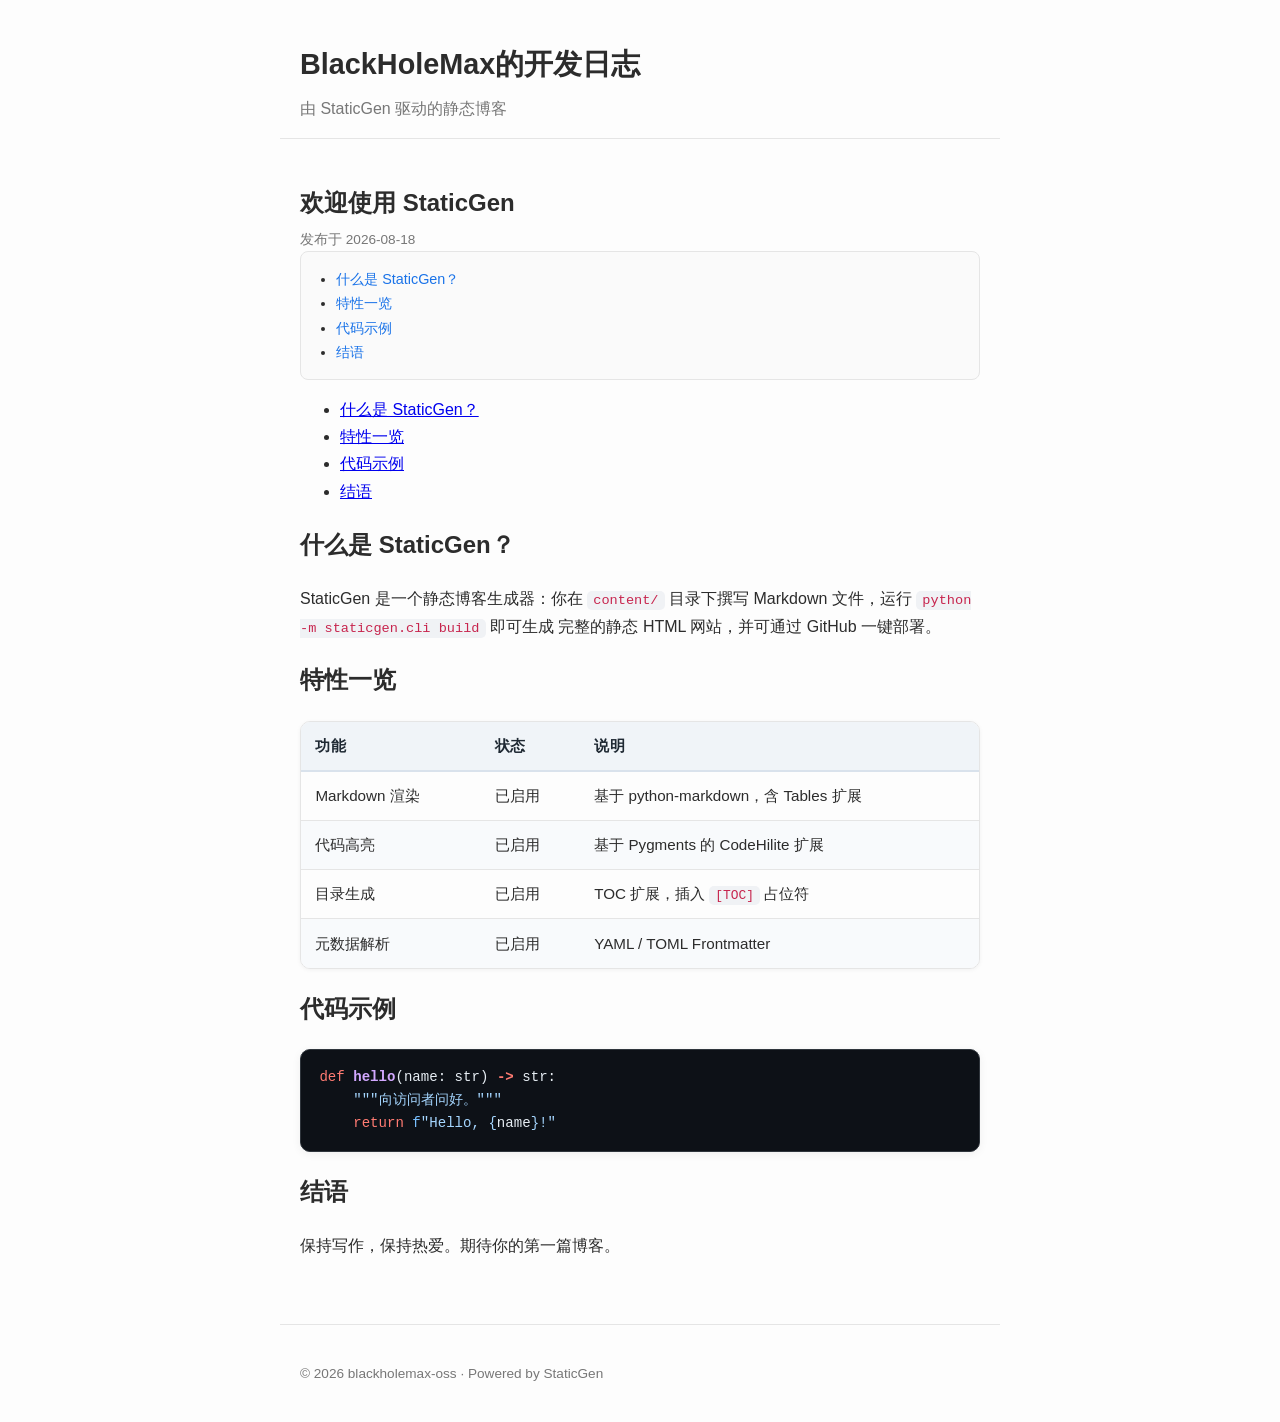
<file: posts/欢迎使用-StaticGen.html>
<!DOCTYPE html>
<html lang="zh-CN">
<head>
  <meta charset="utf-8">
  <meta name="viewport" content="width=device-width, initial-scale=1">
  <title>欢迎使用 StaticGen - BlackHoleMax的开发日志</title>
  <meta name="description" content="由 StaticGen 驱动的静态博客">
  <link rel="stylesheet" href="/static/css/style.css">
</head>
<body>
  <header class="site-header">
    <h1 class="site-title"><a href="/index.html">BlackHoleMax的开发日志</a></h1>
    <p class="site-description">由 StaticGen 驱动的静态博客</p>
  </header>

  <main class="site-main">
    
<article class="post">
  <h1 class="post-title">欢迎使用 StaticGen</h1>
  <p class="post-meta">发布于 2026-08-18</p>
  
  <nav class="post-toc"><div class="toc">
<ul>
<li><a href="#staticgen">什么是 StaticGen？</a></li>
<li><a href="#_1">特性一览</a></li>
<li><a href="#_2">代码示例</a></li>
<li><a href="#_3">结语</a></li>
</ul>
</div>
</nav>
  
  <div class="post-content">
    <div class="toc">
<ul>
<li><a href="#staticgen">什么是 StaticGen？</a></li>
<li><a href="#_1">特性一览</a></li>
<li><a href="#_2">代码示例</a></li>
<li><a href="#_3">结语</a></li>
</ul>
</div>
<h2 id="staticgen">什么是 StaticGen？</h2>
<p>StaticGen 是一个静态博客生成器：你在 <code>content/</code> 目录下撰写
Markdown 文件，运行 <code>python -m staticgen.cli build</code> 即可生成
完整的静态 HTML 网站，并可通过 GitHub 一键部署。</p>
<h2 id="_1">特性一览</h2>
<table>
<thead>
<tr>
<th>功能</th>
<th>状态</th>
<th>说明</th>
</tr>
</thead>
<tbody>
<tr>
<td>Markdown 渲染</td>
<td>已启用</td>
<td>基于 python-markdown，含 Tables 扩展</td>
</tr>
<tr>
<td>代码高亮</td>
<td>已启用</td>
<td>基于 Pygments 的 CodeHilite 扩展</td>
</tr>
<tr>
<td>目录生成</td>
<td>已启用</td>
<td>TOC 扩展，插入 <code>[TOC]</code> 占位符</td>
</tr>
<tr>
<td>元数据解析</td>
<td>已启用</td>
<td>YAML / TOML Frontmatter</td>
</tr>
</tbody>
</table>
<h2 id="_2">代码示例</h2>
<div class="highlight"><pre><span></span><code><span class="k">def</span><span class="w"> </span><span class="nf">hello</span><span class="p">(</span><span class="n">name</span><span class="p">:</span> <span class="nb">str</span><span class="p">)</span> <span class="o">-&gt;</span> <span class="nb">str</span><span class="p">:</span>
<span class="w">    </span><span class="sd">"""向访问者问好。"""</span>
    <span class="k">return</span> <span class="sa">f</span><span class="s2">"Hello, </span><span class="si">{</span><span class="n">name</span><span class="si">}</span><span class="s2">!"</span>
</code></pre></div>

<h2 id="_3">结语</h2>
<p>保持写作，保持热爱。期待你的第一篇博客。</p>
  </div>
</article>

  </main>

  <footer class="site-footer">
    <p>&copy; 2026 blackholemax-oss · Powered by StaticGen</p>
  </footer>
</body>
</html>
</file>
<file: static/css/style.css>
:root {
  --color-bg: #fdfdfd;
  --color-text: #2c2c2c;
  --color-muted: #777;
  --color-accent: #1a73e8;
  --color-border: #e5e5e5;
  --color-table-head: #f0f4f8;
  --color-table-stripe: #f8fafc;
  --color-table-hover: #eef3fb;
  --color-code-bg: #0d1117;
  --color-code-text: #e6edf3;
  --color-code-border: #30363d;
  --max-width: 720px;
}

* { box-sizing: border-box; }

body {
  margin: 0;
  font-family: -apple-system, "Segoe UI", "PingFang SC", "Microsoft YaHei", sans-serif;
  color: var(--color-text);
  background: var(--color-bg);
  line-height: 1.7;
}

.site-header, .site-main, .site-footer {
  max-width: var(--max-width);
  margin: 0 auto;
  padding: 0 1.25rem;
}

.site-header { padding-top: 2.5rem; padding-bottom: 1rem; border-bottom: 1px solid var(--color-border); }
.site-title { margin: 0; font-size: 1.8rem; }
.site-title a { color: var(--color-text); text-decoration: none; }
.site-description { margin: 0.35rem 0 0; color: var(--color-muted); }

.site-main { padding-top: 1.5rem; padding-bottom: 3rem; }

.post-item { padding: 1rem 0; border-bottom: 1px solid var(--color-border); }
.post-item-title { margin: 0 0 0.3rem; font-size: 1.25rem; }
.post-item-title a { color: var(--color-accent); text-decoration: none; }
.post-meta { margin: 0; font-size: 0.85rem; color: var(--color-muted); }
.tag {
  display: inline-block;
  margin-left: 0.35rem;
  padding: 0.05rem 0.5rem;
  border-radius: 999px;
  background: #eef3fb;
  color: var(--color-accent);
  font-size: 0.75rem;
}
.post-summary { margin: 0.4rem 0 0; color: var(--color-muted); }
.post-empty { color: var(--color-muted); }

.post-title { margin-bottom: 0.3rem; }
.post-content img { max-width: 100%; border-radius: 8px; }

/* ---------- 代码块与行内代码 ---------- */
.post-content code {
  font-family: "SFMono-Regular", Consolas, "Liberation Mono", monospace;
  font-size: 0.9em;
}
.post-content :not(pre) > code {
  padding: 0.15em 0.45em;
  border-radius: 5px;
  background: #f0f2f5;
  color: #c7254e;
  font-size: 0.85em;
}
.post-content pre {
  margin: 1.1rem 0;
  padding: 1rem 1.15rem;
  overflow-x: auto;
  border-radius: 10px;
  background: var(--color-code-bg);
  color: var(--color-code-text);
  border: 1px solid var(--color-code-border);
  box-shadow: 0 2px 10px rgba(0, 0, 0, 0.06);
  line-height: 1.6;
}
.post-content pre code {
  padding: 0;
  background: transparent;
  color: inherit;
  font-size: 0.88em;
}
.post-content .highlight {
  margin: 1.1rem 0;
  border-radius: 10px;
  background: var(--color-code-bg);
  border: 1px solid var(--color-code-border);
  box-shadow: 0 2px 10px rgba(0, 0, 0, 0.06);
}
.post-content .highlight pre {
  margin: 0;
  border: 0;
  border-radius: 10px;
  box-shadow: none;
}

/* ---------- 表格样式 ---------- */
.post-content table {
  width: 100%;
  margin: 1.25rem 0;
  border-collapse: separate;
  border-spacing: 0;
  border: 1px solid var(--color-border);
  border-radius: 10px;
  overflow: hidden;
  font-size: 0.95rem;
  box-shadow: 0 1px 4px rgba(0, 0, 0, 0.05);
}
.post-content th,
.post-content td {
  padding: 0.7rem 0.9rem;
  text-align: left;
  border-bottom: 1px solid var(--color-border);
  vertical-align: top;
}
.post-content thead th {
  background: var(--color-table-head);
  color: #1f2933;
  font-weight: 600;
  letter-spacing: 0.02em;
  border-bottom: 2px solid #d9e2ec;
}
.post-content tbody tr:nth-child(even) {
  background: var(--color-table-stripe);
}
.post-content tbody tr:hover {
  background: var(--color-table-hover);
  transition: background 0.15s ease;
}
.post-content tbody tr:last-child td {
  border-bottom: 0;
}

.post-toc {
  padding: 0.6rem 1rem;
  border: 1px solid var(--color-border);
  border-radius: 8px;
  background: #fafafa;
  font-size: 0.9rem;
}
.post-toc ul { margin: 0.3rem 0; padding-left: 1.2rem; }
.post-toc a { color: var(--color-accent); text-decoration: none; }

.site-footer {
  padding: 1.5rem 1.25rem;
  border-top: 1px solid var(--color-border);
  color: var(--color-muted);
  font-size: 0.85rem;
}

/* ---------- 社交账号标签与二维码 ---------- */
.social-links {
  display: flex;
  flex-wrap: wrap;
  gap: 0.5rem;
}

/* 网页四角：固定悬浮 */
.social-links--top-left,
.social-links--top-right,
.social-links--bottom-left,
.social-links--bottom-right {
  position: fixed;
  z-index: 60;
  flex-direction: column;
  gap: 0.4rem;
}
.social-links--top-left { top: 1rem; left: 1rem; }
.social-links--top-right { top: 1rem; right: 1rem; }
.social-links--bottom-left { bottom: 1rem; left: 1rem; }
.social-links--bottom-right { bottom: 1rem; right: 1rem; }

/* 网页下方：页脚内联，居中 */
.social-links--bottom {
  justify-content: center;
  margin-bottom: 0.8rem;
}

.social-link {
  position: relative;
  display: inline-flex;
  align-items: center;
  justify-content: center;
  padding: 0.35rem 0.7rem;
  border: 1px solid var(--color-border);
  border-radius: 999px;
  background: var(--color-bg);
  color: var(--color-text);
  font-size: 0.78rem;
  line-height: 1;
  text-decoration: none;
  cursor: pointer;
  box-shadow: 0 1px 4px rgba(0, 0, 0, 0.06);
  transition: color 0.15s ease, background 0.15s ease, border-color 0.15s ease,
    transform 0.15s ease;
}
.social-link:hover,
.social-link:focus-visible {
  transform: translateY(-1px);
}
.social-link--github:hover,
.social-link--github:focus-visible { color: #fff; background: #24292f; border-color: #24292f; }
.social-link--gitee:hover,
.social-link--gitee:focus-visible { color: #fff; background: #c71d23; border-color: #c71d23; }
.social-link--email:hover,
.social-link--email:focus-visible { color: #fff; background: #1a73e8; border-color: #1a73e8; }
.social-link--wechat:hover,
.social-link--wechat:focus-visible { color: #fff; background: #07c160; border-color: #07c160; }
.social-link--qq:hover,
.social-link--qq:focus-visible { color: #fff; background: #12b7f5; border-color: #12b7f5; }
.social-link-text { white-space: nowrap; }

/* 二维码浮层：默认在标签下方居中展开 */
.social-qr {
  position: absolute;
  top: calc(100% + 0.5rem);
  left: 50%;
  width: 132px;
  height: 132px;
  padding: 6px;
  border: 1px solid var(--color-border);
  border-radius: 10px;
  background: #fff;
  box-shadow: 0 8px 24px rgba(0, 0, 0, 0.16);
  opacity: 0;
  visibility: hidden;
  transform: translate(-50%, -4px);
  transition: opacity 0.15s ease, transform 0.15s ease, visibility 0.15s;
  pointer-events: none;
}
.social-link--qr:hover .social-qr,
.social-link--qr:focus .social-qr,
.social-link--qr:focus-within .social-qr {
  opacity: 1;
  visibility: visible;
  transform: translate(-50%, 0);
}

/* 右侧悬浮：二维码向左展开，避免溢出屏幕 */
.social-links--top-right .social-qr,
.social-links--bottom-right .social-qr {
  left: auto;
  right: 0;
  transform: translateY(-4px);
}
.social-links--top-right .social-link--qr:hover .social-qr,
.social-links--top-right .social-link--qr:focus .social-qr,
.social-links--bottom-right .social-link--qr:hover .social-qr,
.social-links--bottom-right .social-link--qr:focus .social-qr {
  transform: translateY(0);
}

/* 底部悬浮与页脚内联：二维码向上展开 */
.social-links--bottom-left .social-qr,
.social-links--bottom-right .social-qr,
.social-links--bottom .social-qr {
  top: auto;
  bottom: calc(100% + 0.5rem);
}
.social-links--bottom .social-qr {
  transform: translate(-50%, 4px);
}
.social-links--bottom .social-link--qr:hover .social-qr,
.social-links--bottom .social-link--qr:focus .social-qr {
  transform: translate(-50%, 0);
}

/* 窄屏：顶部悬浮标签移至底部，避免遮挡站点头部 */
@media (max-width: 720px) {
  .social-links--top-left,
  .social-links--top-right {
    top: auto;
    bottom: 1rem;
  }
  .social-links--top-left .social-qr,
  .social-links--top-right .social-qr {
    top: auto;
    bottom: calc(100% + 0.5rem);
  }
  .social-qr { width: 116px; height: 116px; }
}

/* ---------- Pygments 语法高亮配色（github-dark） ---------- */
.post-content .highlight td.linenos .normal { color: #6e7681; background-color: #0d1117; padding-left: 5px; padding-right: 5px; }
.post-content .highlight span.linenos { color: #6e7681; background-color: #0d1117; padding-left: 5px; padding-right: 5px; }
.post-content .highlight td.linenos .special { color: #e6edf3; background-color: #6e7681; padding-left: 5px; padding-right: 5px; }
.post-content .highlight span.linenos.special { color: #e6edf3; background-color: #6e7681; padding-left: 5px; padding-right: 5px; }
.post-content .highlight .hll { background-color: #6e7681 }
.post-content .highlight .c { color: #8B949E; font-style: italic } /* Comment */
.post-content .highlight .err { color: #F85149 } /* Error */
.post-content .highlight .esc { color: #E6EDF3 } /* Escape */
.post-content .highlight .g { color: #E6EDF3 } /* Generic */
.post-content .highlight .k { color: #FF7B72 } /* Keyword */
.post-content .highlight .l { color: #A5D6FF } /* Literal */
.post-content .highlight .n { color: #E6EDF3 } /* Name */
.post-content .highlight .o { color: #FF7B72; font-weight: bold } /* Operator */
.post-content .highlight .x { color: #E6EDF3 } /* Other */
.post-content .highlight .p { color: #E6EDF3 } /* Punctuation */
.post-content .highlight .ch { color: #8B949E; font-style: italic } /* Comment.Hashbang */
.post-content .highlight .cm { color: #8B949E; font-style: italic } /* Comment.Multiline */
.post-content .highlight .cp { color: #8B949E; font-weight: bold; font-style: italic } /* Comment.Preproc */
.post-content .highlight .cpf { color: #8B949E; font-style: italic } /* Comment.PreprocFile */
.post-content .highlight .c1 { color: #8B949E; font-style: italic } /* Comment.Single */
.post-content .highlight .cs { color: #8B949E; font-weight: bold; font-style: italic } /* Comment.Special */
.post-content .highlight .gd { color: #FFA198; background-color: #490202 } /* Generic.Deleted */
.post-content .highlight .ge { color: #E6EDF3; font-style: italic } /* Generic.Emph */
.post-content .highlight .ges { color: #E6EDF3; font-weight: bold; font-style: italic } /* Generic.EmphStrong */
.post-content .highlight .gr { color: #FFA198 } /* Generic.Error */
.post-content .highlight .gh { color: #79C0FF; font-weight: bold } /* Generic.Heading */
.post-content .highlight .gi { color: #56D364; background-color: #0F5323 } /* Generic.Inserted */
.post-content .highlight .go { color: #8B949E } /* Generic.Output */
.post-content .highlight .gp { color: #8B949E } /* Generic.Prompt */
.post-content .highlight .gs { color: #E6EDF3; font-weight: bold } /* Generic.Strong */
.post-content .highlight .gu { color: #79C0FF } /* Generic.Subheading */
.post-content .highlight .gt { color: #FF7B72 } /* Generic.Traceback */
.post-content .highlight .g-Underline { color: #E6EDF3; text-decoration: underline } /* Generic.Underline */
.post-content .highlight .kc { color: #79C0FF } /* Keyword.Constant */
.post-content .highlight .kd { color: #FF7B72 } /* Keyword.Declaration */
.post-content .highlight .kn { color: #FF7B72 } /* Keyword.Namespace */
.post-content .highlight .kp { color: #79C0FF } /* Keyword.Pseudo */
.post-content .highlight .kr { color: #FF7B72 } /* Keyword.Reserved */
.post-content .highlight .kt { color: #FF7B72 } /* Keyword.Type */
.post-content .highlight .ld { color: #79C0FF } /* Literal.Date */
.post-content .highlight .m { color: #A5D6FF } /* Literal.Number */
.post-content .highlight .s { color: #A5D6FF } /* Literal.String */
.post-content .highlight .na { color: #E6EDF3 } /* Name.Attribute */
.post-content .highlight .nb { color: #E6EDF3 } /* Name.Builtin */
.post-content .highlight .nc { color: #F0883E; font-weight: bold } /* Name.Class */
.post-content .highlight .no { color: #79C0FF; font-weight: bold } /* Name.Constant */
.post-content .highlight .nd { color: #D2A8FF; font-weight: bold } /* Name.Decorator */
.post-content .highlight .ni { color: #FFA657 } /* Name.Entity */
.post-content .highlight .ne { color: #F0883E; font-weight: bold } /* Name.Exception */
.post-content .highlight .nf { color: #D2A8FF; font-weight: bold } /* Name.Function */
.post-content .highlight .nl { color: #79C0FF; font-weight: bold } /* Name.Label */
.post-content .highlight .nn { color: #FF7B72 } /* Name.Namespace */
.post-content .highlight .nx { color: #E6EDF3 } /* Name.Other */
.post-content .highlight .py { color: #79C0FF } /* Name.Property */
.post-content .highlight .nt { color: #7EE787 } /* Name.Tag */
.post-content .highlight .nv { color: #79C0FF } /* Name.Variable */
.post-content .highlight .ow { color: #FF7B72; font-weight: bold } /* Operator.Word */
.post-content .highlight .pm { color: #E6EDF3 } /* Punctuation.Marker */
.post-content .highlight .w { color: #6E7681 } /* Text.Whitespace */
.post-content .highlight .mb { color: #A5D6FF } /* Literal.Number.Bin */
.post-content .highlight .mf { color: #A5D6FF } /* Literal.Number.Float */
.post-content .highlight .mh { color: #A5D6FF } /* Literal.Number.Hex */
.post-content .highlight .mi { color: #A5D6FF } /* Literal.Number.Integer */
.post-content .highlight .mo { color: #A5D6FF } /* Literal.Number.Oct */
.post-content .highlight .sa { color: #79C0FF } /* Literal.String.Affix */
.post-content .highlight .sb { color: #A5D6FF } /* Literal.String.Backtick */
.post-content .highlight .sc { color: #A5D6FF } /* Literal.String.Char */
.post-content .highlight .dl { color: #79C0FF } /* Literal.String.Delimiter */
.post-content .highlight .sd { color: #A5D6FF } /* Literal.String.Doc */
.post-content .highlight .s2 { color: #A5D6FF } /* Literal.String.Double */
.post-content .highlight .se { color: #79C0FF } /* Literal.String.Escape */
.post-content .highlight .sh { color: #79C0FF } /* Literal.String.Heredoc */
.post-content .highlight .si { color: #A5D6FF } /* Literal.String.Interpol */
.post-content .highlight .sx { color: #A5D6FF } /* Literal.String.Other */
.post-content .highlight .sr { color: #79C0FF } /* Literal.String.Regex */
.post-content .highlight .s1 { color: #A5D6FF } /* Literal.String.Single */
.post-content .highlight .ss { color: #A5D6FF } /* Literal.String.Symbol */
.post-content .highlight .bp { color: #E6EDF3 } /* Name.Builtin.Pseudo */
.post-content .highlight .fm { color: #D2A8FF; font-weight: bold } /* Name.Function.Magic */
.post-content .highlight .vc { color: #79C0FF } /* Name.Variable.Class */
.post-content .highlight .vg { color: #79C0FF } /* Name.Variable.Global */
.post-content .highlight .vi { color: #79C0FF } /* Name.Variable.Instance */
.post-content .highlight .vm { color: #79C0FF } /* Name.Variable.Magic */
.post-content .highlight .il { color: #A5D6FF } /* Literal.Number.Integer.Long */
</file>
